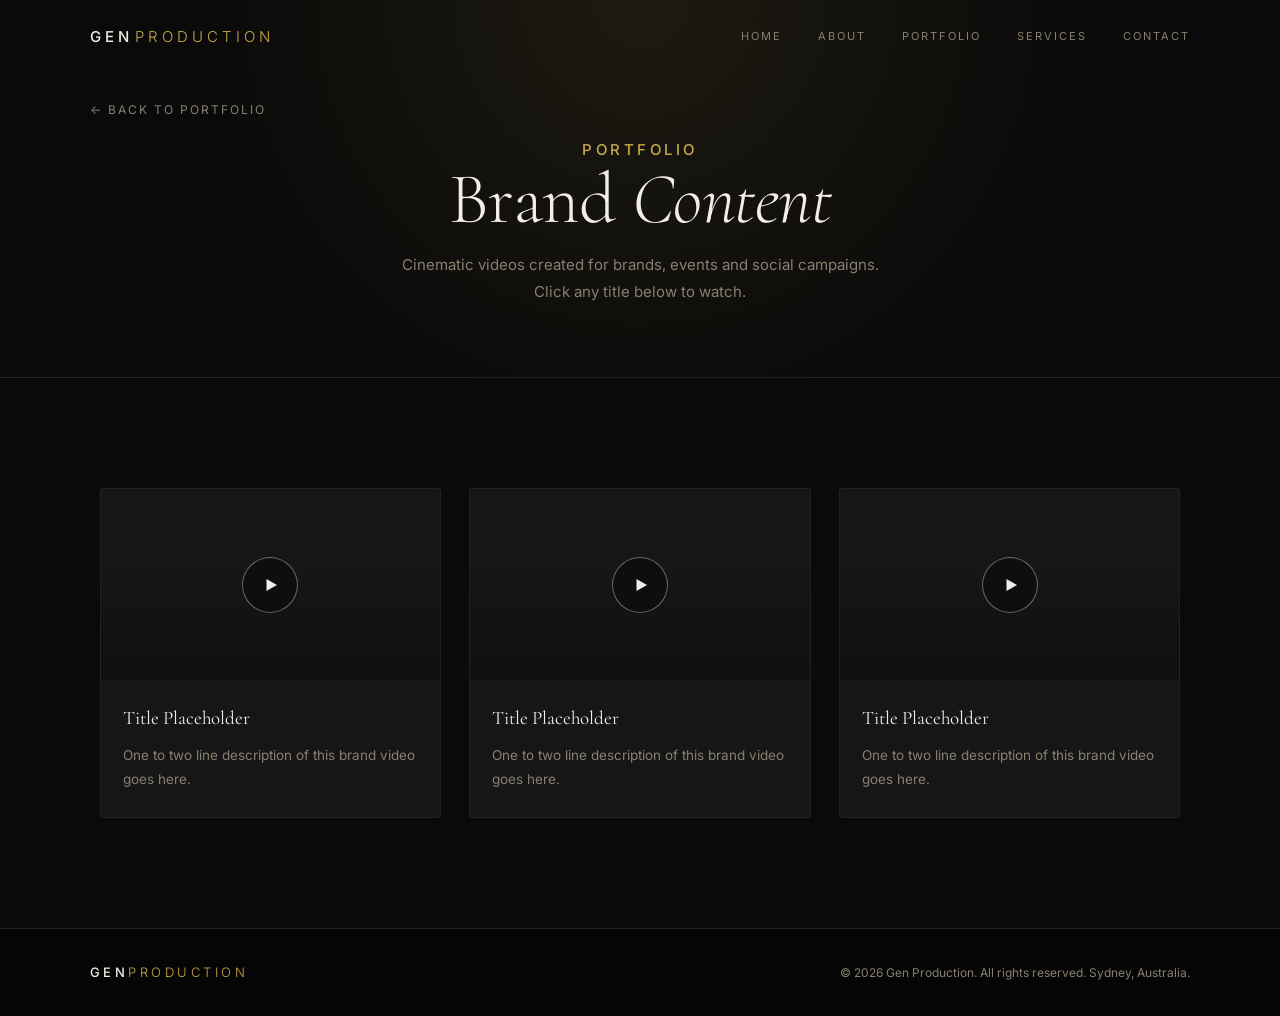
<file: portfolio/brand-content.html>
<!DOCTYPE html>
<html lang="en">
<head>
  <meta charset="UTF-8" />
  <meta name="viewport" content="width=device-width, initial-scale=1.0" />
  <title>Brand Content Portfolio — Gen Production</title>
  <meta name="description" content="Watch Gen Production's brand content and social media video portfolio — cinematic content for businesses and creators in Sydney." />
  <link rel="preconnect" href="https://fonts.googleapis.com" />
  <link rel="preconnect" href="https://fonts.gstatic.com" crossorigin />
  <link href="https://fonts.googleapis.com/css2?family=Cormorant+Garamond:ital,wght@0,300;0,400;0,600;1,300;1,400&family=Inter:wght@300;400;500&display=swap" rel="stylesheet" />
  <link rel="stylesheet" href="../assets/style.css" />
</head>
<body>

  <header class="site-header" id="site-header">
    <a href="../index.html" class="logo">GEN<span>PRODUCTION</span></a>
    <button class="menu-toggle" aria-label="Open menu" aria-expanded="false">
      <span></span><span></span><span></span>
    </button>
    <nav class="nav" id="nav">
      <a href="../index.html#home">Home</a>
      <a href="../index.html#about">About</a>
      <a href="../index.html#portfolio">Portfolio</a>
      <a href="../index.html#services">Services</a>
      <a href="../index.html#contact">Contact</a>
    </nav>
  </header>

  <main>

    <!-- HERO -->
    <section class="pf-hero">
      <a href="../index.html#portfolio" class="pf-back">← Back to Portfolio</a>
      <div class="pf-hero-content reveal-up">
        <p class="eyebrow">Portfolio</p>
        <h1>Brand <em>Content</em></h1>
        <p>Cinematic videos created for brands, events and social campaigns.</p> <p>Click any title below to watch.</p>
      </div>
    </section>

    <div class="pf-body">
      <div class="pf-video-grid">

        <article class="pf-video-card reveal-up" style="--d:0ms" data-youtube-id="REPLACE_WITH_YOUTUBE_ID">
          <div class="pf-video-thumb" style="background-image:url('https://img.youtube.com/vi/REPLACE_WITH_YOUTUBE_ID/hqdefault.jpg');">
            <div class="pf-play-btn">
              <svg viewBox="0 0 24 24" fill="currentColor"><polygon points="6 4 20 12 6 20 6 4"/></svg>
            </div>
          </div>
          <div class="pf-video-info">
            <h3>Title Placeholder</h3>
            <p>One to two line description of this brand video goes here.</p>
          </div>
        </article>

        <article class="pf-video-card reveal-up" style="--d:80ms" data-youtube-id="REPLACE_WITH_YOUTUBE_ID">
          <div class="pf-video-thumb" style="background-image:url('https://img.youtube.com/vi/REPLACE_WITH_YOUTUBE_ID/hqdefault.jpg');">
            <div class="pf-play-btn">
              <svg viewBox="0 0 24 24" fill="currentColor"><polygon points="6 4 20 12 6 20 6 4"/></svg>
            </div>
          </div>
          <div class="pf-video-info">
            <h3>Title Placeholder</h3>
            <p>One to two line description of this brand video goes here.</p>
          </div>
        </article>

        <article class="pf-video-card reveal-up" style="--d:160ms" data-youtube-id="REPLACE_WITH_YOUTUBE_ID">
          <div class="pf-video-thumb" style="background-image:url('https://img.youtube.com/vi/REPLACE_WITH_YOUTUBE_ID/hqdefault.jpg');">
            <div class="pf-play-btn">
              <svg viewBox="0 0 24 24" fill="currentColor"><polygon points="6 4 20 12 6 20 6 4"/></svg>
            </div>
          </div>
          <div class="pf-video-info">
            <h3>Title Placeholder</h3>
            <p>One to two line description of this brand video goes here.</p>
          </div>
        </article>

      </div>
    </div>

  </main>

  <!-- VIDEO MODAL -->
  <div class="pf-modal" id="pf-modal">
    <div class="pf-modal-inner"></div>
  </div>

  <footer class="site-footer">
    <div class="footer-inner">
      <a href="../index.html" class="footer-logo">GEN<span>PRODUCTION</span></a>
      <p class="footer-copy">© 2026 Gen Production. All rights reserved. Sydney, Australia.</p>
    </div>
  </footer>

  <script src="../assets/script.js"></script>
</body>
</html>
</file>
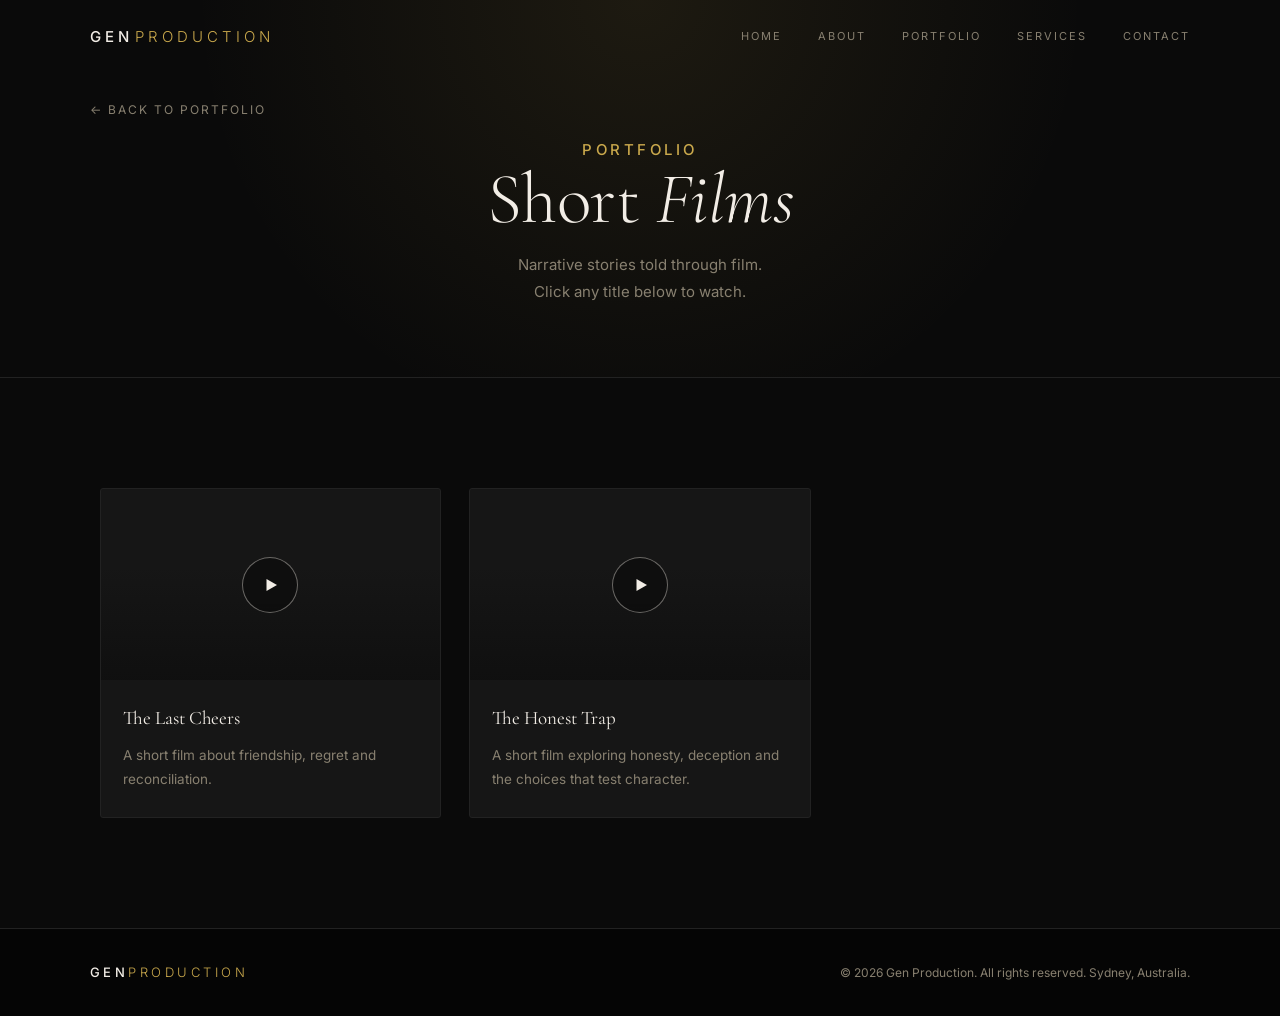
<file: portfolio/short-film.html>
<!DOCTYPE html>
<html lang="en">
<head>
  <meta charset="UTF-8" />
  <meta name="viewport" content="width=device-width, initial-scale=1.0" />
  <title>Short Films — Gen Production</title>
  <meta name="description" content="Watch Gen Production's short film portfolio — narrative storytelling shot and produced in Sydney." />
  <link rel="preconnect" href="https://fonts.googleapis.com" />
  <link rel="preconnect" href="https://fonts.gstatic.com" crossorigin />
  <link href="https://fonts.googleapis.com/css2?family=Cormorant+Garamond:ital,wght@0,300;0,400;0,600;1,300;1,400&family=Inter:wght@300;400;500&display=swap" rel="stylesheet" />
  <link rel="stylesheet" href="../assets/style.css" />
</head>
<body>

  <header class="site-header" id="site-header">
    <a href="../index.html" class="logo">GEN<span>PRODUCTION</span></a>
    <button class="menu-toggle" aria-label="Open menu" aria-expanded="false">
      <span></span><span></span><span></span>
    </button>
    <nav class="nav" id="nav">
      <a href="../index.html#home">Home</a>
      <a href="../index.html#about">About</a>
      <a href="../index.html#portfolio">Portfolio</a>
      <a href="../index.html#services">Services</a>
      <a href="../index.html#contact">Contact</a>
    </nav>
  </header>

  <main>

    <!-- HERO -->
    <section class="pf-hero">
      <a href="../index.html#portfolio" class="pf-back">← Back to Portfolio</a>
      <div class="pf-hero-content reveal-up">
        <p class="eyebrow">Portfolio</p>
        <h1>Short <em>Films</em></h1>
        <p>Narrative stories told through film.</p><p> <p> Click any title below to watch.</p>
      </div>
    </section>

    <div class="pf-body">
      <div class="pf-video-grid">

        <article class="pf-video-card reveal-up" style="--d:0ms" data-youtube-id="9u_FqN1Ocnc">
          <div class="pf-video-thumb" style="background-image:url('https://img.youtube.com/vi/9u_FqN1Ocnc/hqdefault.jpg');">
            <div class="pf-play-btn">
              <svg viewBox="0 0 24 24" fill="currentColor"><polygon points="6 4 20 12 6 20 6 4"/></svg>
            </div>
          </div>
          <div class="pf-video-info">
            <h3>The Last Cheers</h3>
            <p>A short film about friendship, regret and reconciliation.</p>
          </div>
        </article>

        <article class="pf-video-card reveal-up" style="--d:80ms" data-youtube-id="02NTgG7iajo">
          <div class="pf-video-thumb" style="background-image:url('https://img.youtube.com/vi/02NTgG7iajo/hqdefault.jpg');">
            <div class="pf-play-btn">
              <svg viewBox="0 0 24 24" fill="currentColor"><polygon points="6 4 20 12 6 20 6 4"/></svg>
            </div>
          </div>
          <div class="pf-video-info">
            <h3>The Honest Trap</h3>
            <p>A short film exploring honesty, deception and the choices that test character.</p>
          </div>
        </article>

      </div>
    </div>

  </main>

  <!-- VIDEO MODAL -->
  <div class="pf-modal" id="pf-modal">
    <div class="pf-modal-inner"></div>
  </div>

  <footer class="site-footer">
    <div class="footer-inner">
      <a href="../index.html" class="footer-logo">GEN<span>PRODUCTION</span></a>
      <p class="footer-copy">© 2026 Gen Production. All rights reserved. Sydney, Australia.</p>
    </div>
  </footer>

  <script src="../assets/script.js"></script>
</body>
</html>
</file>
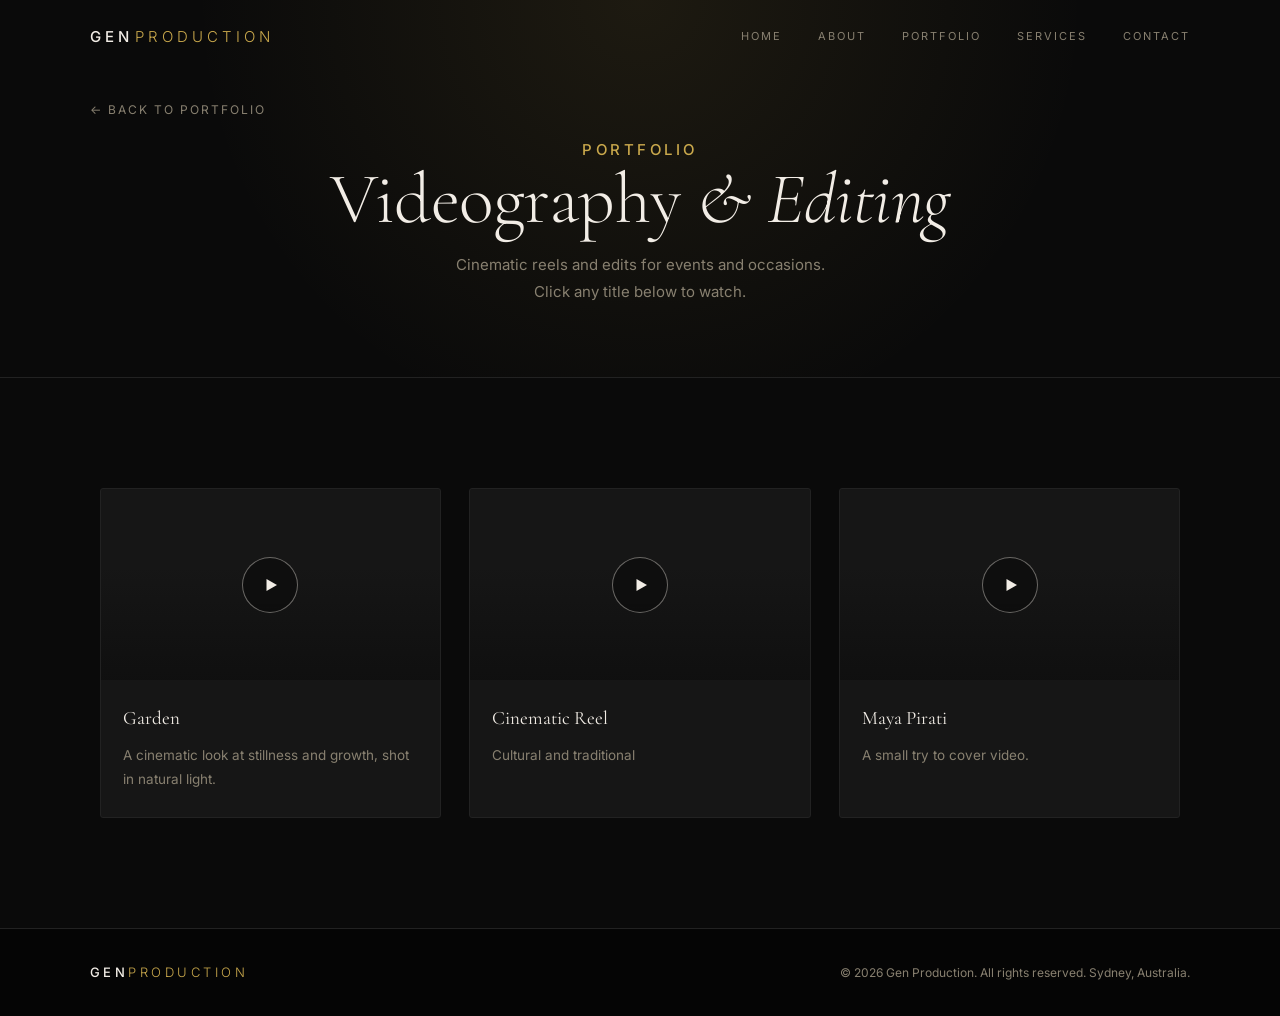
<file: portfolio/videography-editing.html>
<!DOCTYPE html>
<html lang="en">
<head>
  <meta charset="UTF-8" />
  <meta name="viewport" content="width=device-width, initial-scale=1.0" />
  <title>Videography & Editing Portfolio — Gen Production</title>
  <meta name="description" content="Watch Gen Production's videography and editing portfolio — cinematic event coverage, edits and colour grading from Sydney." />
  <link rel="preconnect" href="https://fonts.googleapis.com" />
  <link rel="preconnect" href="https://fonts.gstatic.com" crossorigin />
  <link href="https://fonts.googleapis.com/css2?family=Cormorant+Garamond:ital,wght@0,300;0,400;0,600;1,300;1,400&family=Inter:wght@300;400;500&display=swap" rel="stylesheet" />
  <link rel="stylesheet" href="../assets/style.css" />
</head>
<body>

  <header class="site-header" id="site-header">
    <a href="../index.html" class="logo">GEN<span>PRODUCTION</span></a>
    <button class="menu-toggle" aria-label="Open menu" aria-expanded="false">
      <span></span><span></span><span></span>
    </button>
    <nav class="nav" id="nav">
      <a href="../index.html#home">Home</a>
      <a href="../index.html#about">About</a>
      <a href="../index.html#portfolio">Portfolio</a>
      <a href="../index.html#services">Services</a>
      <a href="../index.html#contact">Contact</a>
    </nav>
  </header>

  <main>

    <!-- HERO -->
    <section class="pf-hero">
      <a href="../index.html#portfolio" class="pf-back">← Back to Portfolio</a>
      <div class="pf-hero-content reveal-up">
        <p class="eyebrow">Portfolio</p>
        <h1>Videography <em>&amp; Editing</em></h1>
        <p>Cinematic reels and edits for events and occasions.</p> <p> Click any title below to watch.</p>
      </div>
    </section>

    <div class="pf-body">
      <div class="pf-video-grid">

        <article class="pf-video-card reveal-up" style="--d:0ms" data-youtube-id="3K1MIFTAaUM">
          <div class="pf-video-thumb" style="background-image:url('https://img.youtube.com/vi/3K1MIFTAaUM/hqdefault.jpg');">
            <div class="pf-play-btn">
              <svg viewBox="0 0 24 24" fill="currentColor"><polygon points="6 4 20 12 6 20 6 4"/></svg>
            </div>
          </div>
          <div class="pf-video-info">
            <h3>Garden</h3>
            <p>A cinematic look at stillness and growth, shot in natural light.</p>
          </div>
        </article>

        <article class="pf-video-card reveal-up" style="--d:80ms" data-youtube-id="Vc7qv2SOSFo">
    <div class="pf-video-thumb" style="background-image:url('https://img.youtube.com/vi/Vc7qv2SOSFo/maxresdefault.jpg');">
        <div class="pf-play-btn">
            <svg viewBox="0 0 24 24" fill="currentColor">
                <polygon points="6 4 20 12 6 20 6 4"></polygon>
            </svg>
        </div>
    </div>

    <div class="pf-video-info">
        <h3>Cinematic Reel</h3>
        <p>Cultural and traditional</p>
    </div>
</article>

        <article class="pf-video-card reveal-up" style="--d:160ms" data-youtube-id="t6oMBSG6rbo">
          <div class="pf-video-thumb" style="background-image:url(https://youtu.be/t6oMBSG6rbo/maxresdefault.jpg');">
            <div class="pf-play-btn">
              <svg viewBox="0 0 24 24" fill="currentColor"><polygon points="6 4 20 12 6 20 6 4"/></svg>
            </div>
          </div>
          <div class="pf-video-info">
            <h3>Maya Pirati</h3>
            <p>A small try to cover video.</p>
          </div>
        </article>

      </div>
    </div>

  </main>

  <!-- VIDEO MODAL -->
  <div class="pf-modal" id="pf-modal">
    <div class="pf-modal-inner"></div>
  </div>

  <footer class="site-footer">
    <div class="footer-inner">
      <a href="../index.html" class="footer-logo">GEN<span>PRODUCTION</span></a>
      <p class="footer-copy">© 2026 Gen Production. All rights reserved. Sydney, Australia.</p>
    </div>
  </footer>

  <script src="../assets/script.js"></script>
</body>
</html>
</file>
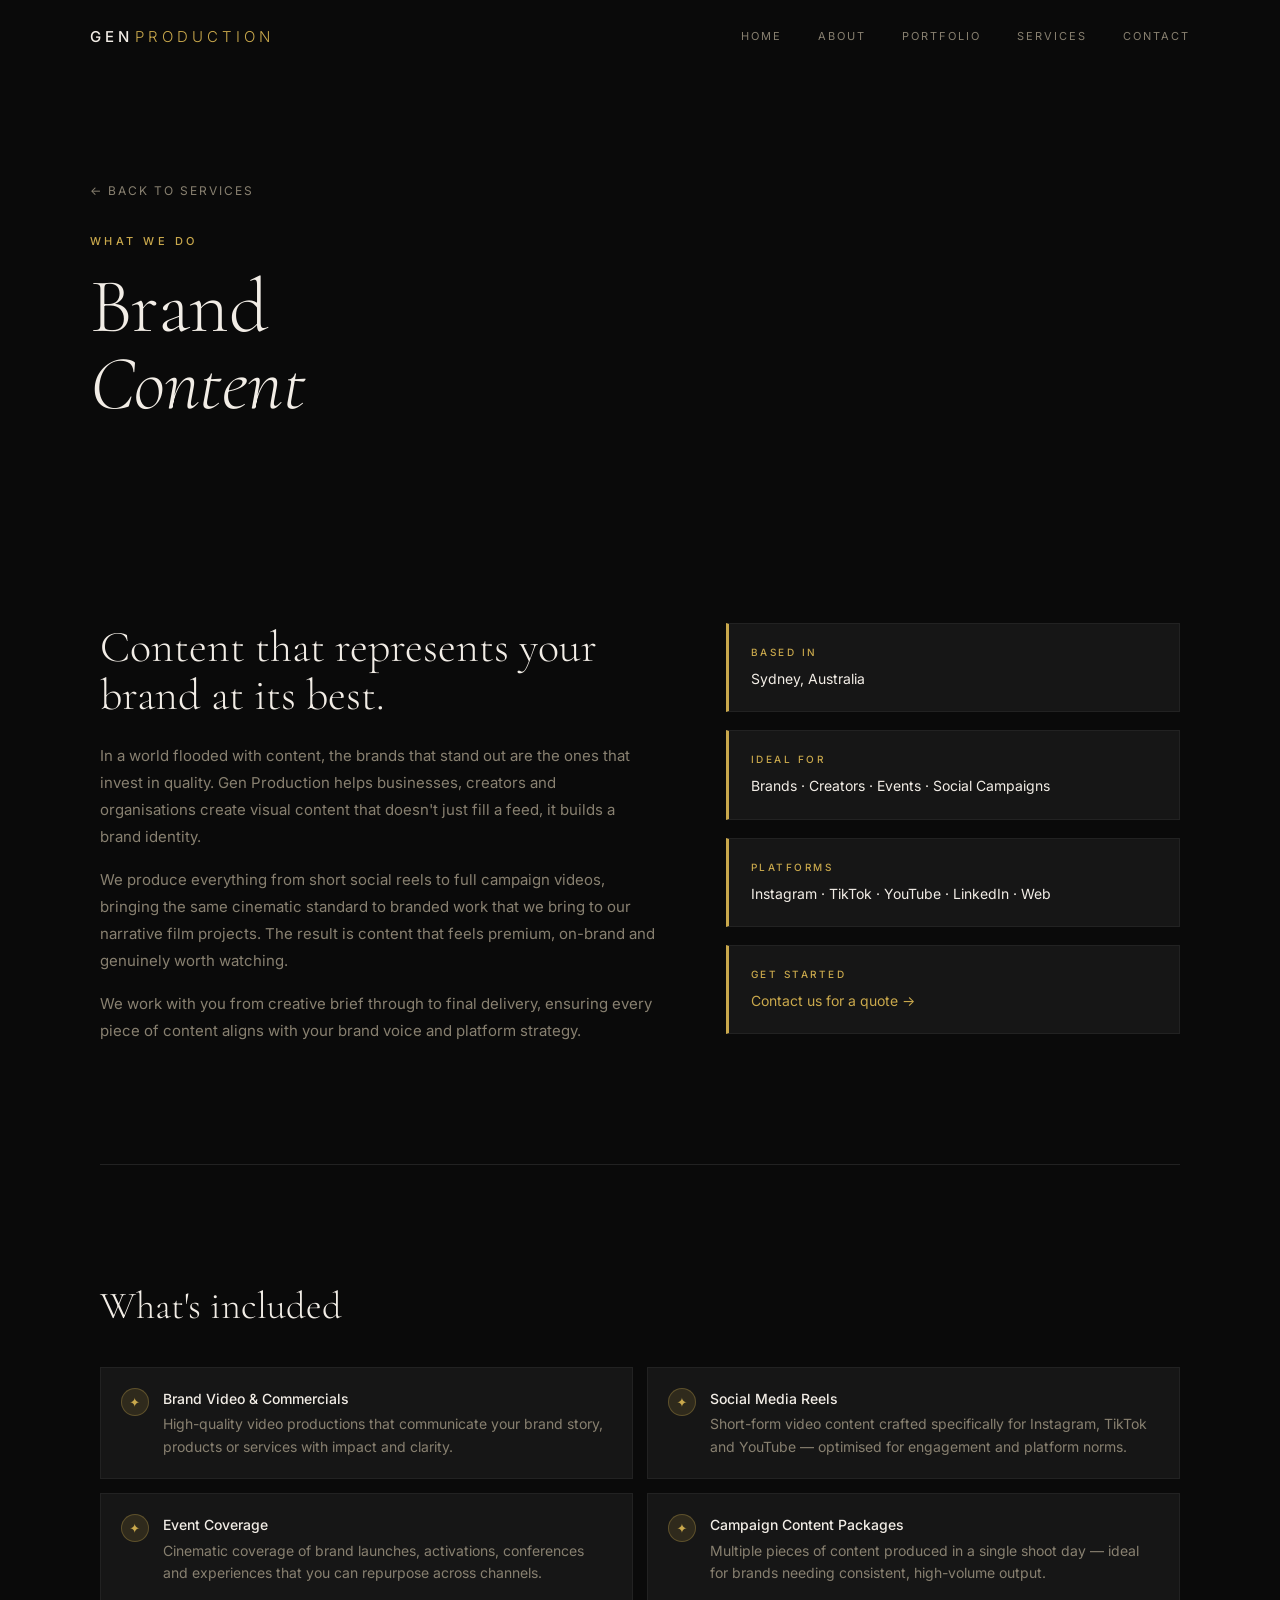
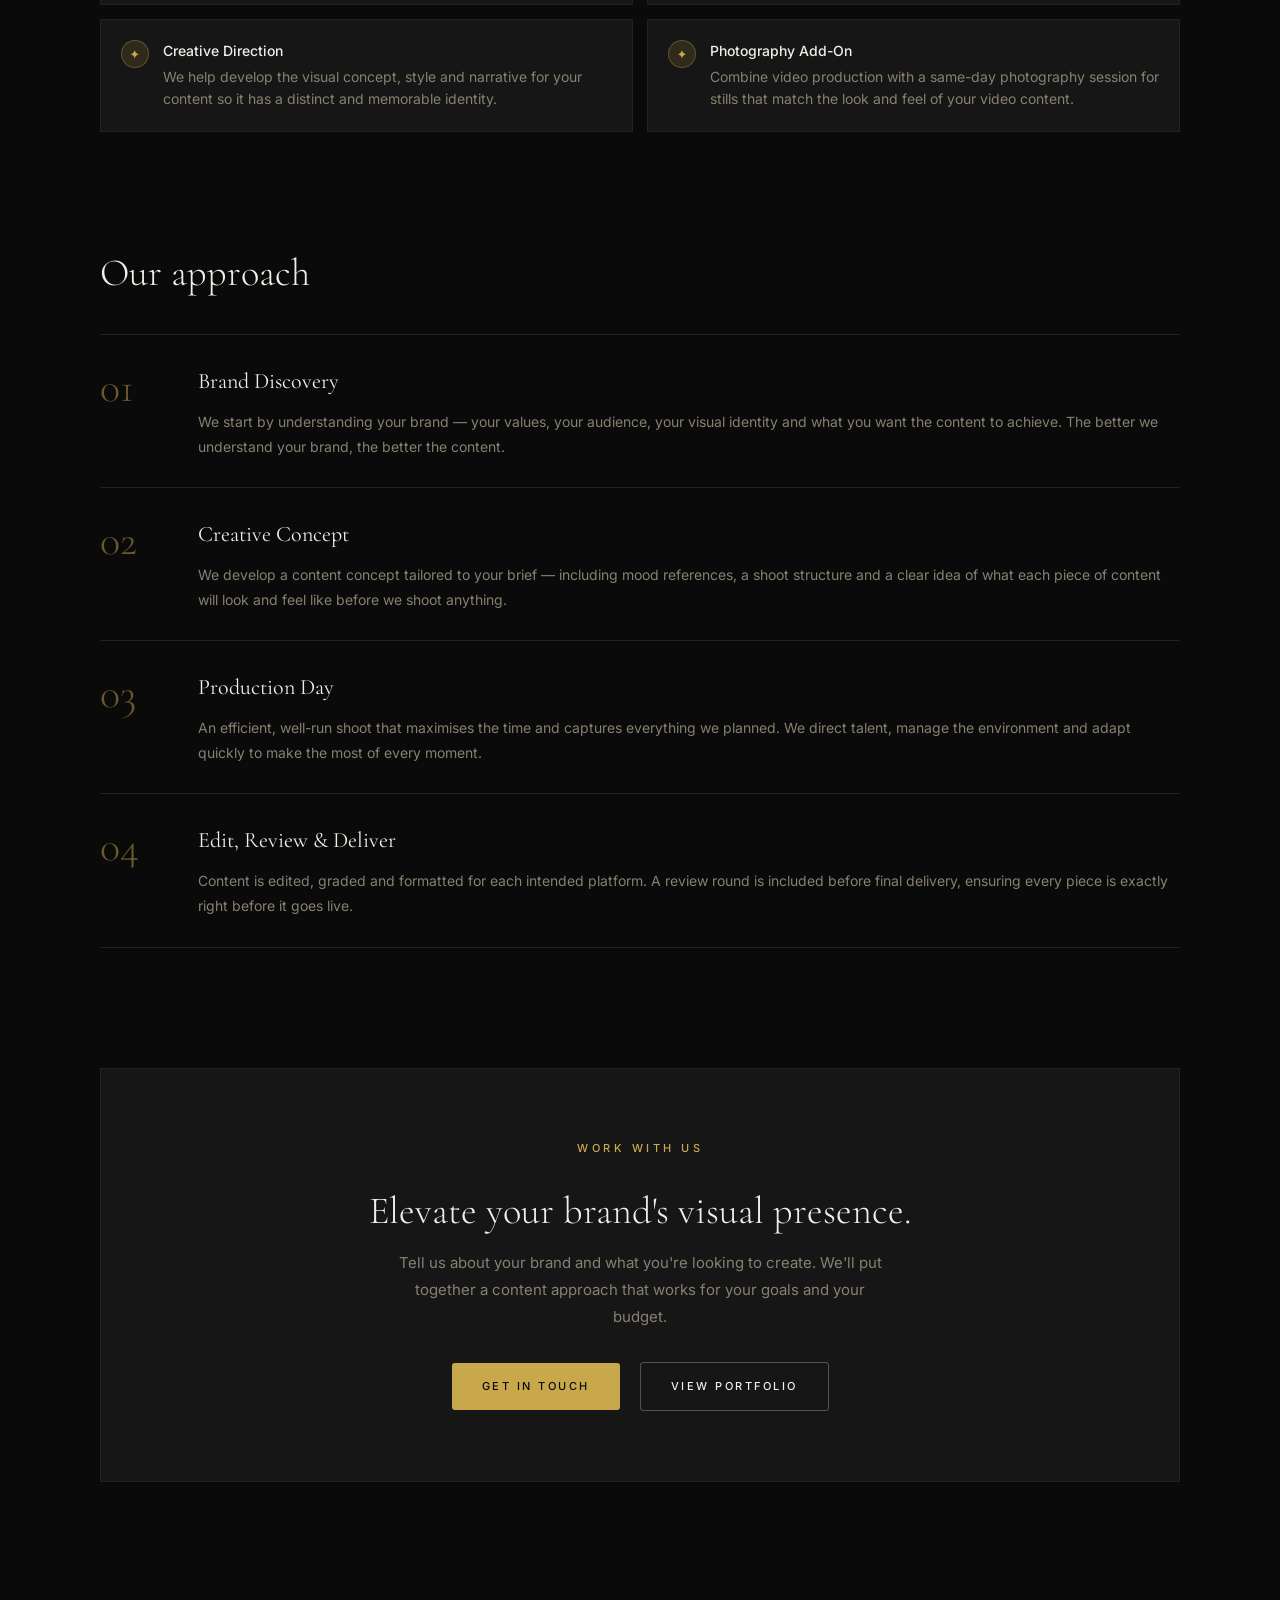
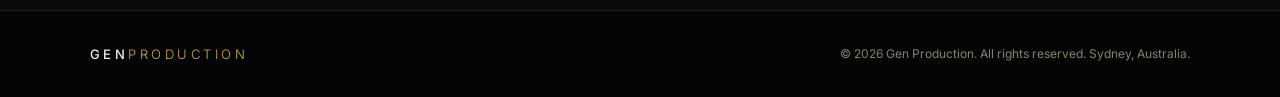
<file: services/brand-content.html>
<!DOCTYPE html>
<html lang="en">
<head>
  <meta charset="UTF-8" />
  <meta name="viewport" content="width=device-width, initial-scale=1.0" />
  <title>Brand Content — Gen Production</title>
  <meta name="description" content="Gen Production creates cinematic brand content, social media videos and creative campaigns for businesses and creators in Sydney." />
  <link rel="preconnect" href="https://fonts.googleapis.com" />
  <link rel="preconnect" href="https://fonts.gstatic.com" crossorigin />
  <link href="https://fonts.googleapis.com/css2?family=Cormorant+Garamond:ital,wght@0,300;0,400;0,600;1,300;1,400&family=Inter:wght@300;400;500&display=swap" rel="stylesheet" />
  <link rel="stylesheet" href="../assets/style.css" />
</head>
<body>

  <header class="site-header" id="site-header">
    <a href="../index.html" class="logo">GEN<span>PRODUCTION</span></a>
    <button class="menu-toggle" aria-label="Open menu" aria-expanded="false">
      <span></span><span></span><span></span>
    </button>
    <nav class="nav" id="nav">
      <a href="../index.html#home">Home</a>
      <a href="../index.html#about">About</a>
      <a href="../index.html#portfolio">Portfolio</a>
      <a href="../index.html#services">Services</a>
      <a href="../index.html#contact">Contact</a>
    </nav>
  </header>

  <main>

    <!-- HERO -->
    <section class="sp-hero">
      <div class="sp-hero-bg" style="background-image: url('https://images.unsplash.com/photo-1516035069371-29a1b244cc32?auto=format&fit=crop&w=1800&q=80');"></div>
      <div class="sp-hero-overlay"></div>
      <div class="sp-hero-content reveal-up">
        <a href="../index.html#services" class="sp-back">← Back to Services</a>
        <p class="eyebrow">What We Do</p>
        <h1>Brand<br><em>Content</em></h1>
      </div>
    </section>

    <div class="sp-body">

      <!-- INTRO -->
      <div class="sp-intro">
        <div class="sp-intro-text reveal-up">
          <h2>Content that represents your brand at its best.</h2>
          <p>In a world flooded with content, the brands that stand out are the ones that invest in quality. Gen Production helps businesses, creators and organisations create visual content that doesn't just fill a feed, it builds a brand identity.</p>
          <p>We produce everything from short social reels to full campaign videos, bringing the same cinematic standard to branded work that we bring to our narrative film projects. The result is content that feels premium, on-brand and genuinely worth watching.</p>
          <p>We work with you from creative brief through to final delivery, ensuring every piece of content aligns with your brand voice and platform strategy.</p>
        </div>
        <div class="sp-meta reveal-up" style="--d:150ms">
          <div class="sp-meta-item">
            <div class="sp-meta-label">Based In</div>
            <div class="sp-meta-value">Sydney, Australia</div>
          </div>
          <div class="sp-meta-item">
            <div class="sp-meta-label">Ideal For</div>
            <div class="sp-meta-value">Brands · Creators · Events · Social Campaigns</div>
          </div>
          <div class="sp-meta-item">
            <div class="sp-meta-label">Platforms</div>
            <div class="sp-meta-value">Instagram · TikTok · YouTube · LinkedIn · Web</div>
          </div>
          <div class="sp-meta-item">
            <div class="sp-meta-label">Get Started</div>
            <div class="sp-meta-value"><a href="../index.html#contact" style="color:var(--gold)">Contact us for a quote →</a></div>
          </div>
        </div>
      </div>

      <!-- WHAT'S INCLUDED -->
      <div class="sp-what reveal-up">
        <h2>What's included</h2>
        <div class="sp-checklist">
          <div class="sp-check">
            <div class="sp-check-icon">✦</div>
            <div class="sp-check-text"><strong>Brand Video & Commercials</strong>High-quality video productions that communicate your brand story, products or services with impact and clarity.</div>
          </div>
          <div class="sp-check">
            <div class="sp-check-icon">✦</div>
            <div class="sp-check-text"><strong>Social Media Reels</strong>Short-form video content crafted specifically for Instagram, TikTok and YouTube — optimised for engagement and platform norms.</div>
          </div>
          <div class="sp-check">
            <div class="sp-check-icon">✦</div>
            <div class="sp-check-text"><strong>Event Coverage</strong>Cinematic coverage of brand launches, activations, conferences and experiences that you can repurpose across channels.</div>
          </div>
          <div class="sp-check">
            <div class="sp-check-icon">✦</div>
            <div class="sp-check-text"><strong>Campaign Content Packages</strong>Multiple pieces of content produced in a single shoot day — ideal for brands needing consistent, high-volume output.</div>
          </div>
          <div class="sp-check">
            <div class="sp-check-icon">✦</div>
            <div class="sp-check-text"><strong>Creative Direction</strong>We help develop the visual concept, style and narrative for your content so it has a distinct and memorable identity.</div>
          </div>
          <div class="sp-check">
            <div class="sp-check-icon">✦</div>
            <div class="sp-check-text"><strong>Photography Add-On</strong>Combine video production with a same-day photography session for stills that match the look and feel of your video content.</div>
          </div>
        </div>
      </div>

      <!-- PROCESS -->
      <div class="sp-process reveal-up">
        <h2>Our approach</h2>
        <div class="sp-steps">
          <div class="sp-step">
            <div class="sp-step-num">01</div>
            <div class="sp-step-body">
              <h4>Brand Discovery</h4>
              <p>We start by understanding your brand — your values, your audience, your visual identity and what you want the content to achieve. The better we understand your brand, the better the content.</p>
            </div>
          </div>
          <div class="sp-step">
            <div class="sp-step-num">02</div>
            <div class="sp-step-body">
              <h4>Creative Concept</h4>
              <p>We develop a content concept tailored to your brief — including mood references, a shoot structure and a clear idea of what each piece of content will look and feel like before we shoot anything.</p>
            </div>
          </div>
          <div class="sp-step">
            <div class="sp-step-num">03</div>
            <div class="sp-step-body">
              <h4>Production Day</h4>
              <p>An efficient, well-run shoot that maximises the time and captures everything we planned. We direct talent, manage the environment and adapt quickly to make the most of every moment.</p>
            </div>
          </div>
          <div class="sp-step">
            <div class="sp-step-num">04</div>
            <div class="sp-step-body">
              <h4>Edit, Review & Deliver</h4>
              <p>Content is edited, graded and formatted for each intended platform. A review round is included before final delivery, ensuring every piece is exactly right before it goes live.</p>
            </div>
          </div>
        </div>
      </div>

      <!-- CTA -->
      <div class="sp-cta reveal-up">
        <p class="eyebrow">Work with us</p>
        <h2>Elevate your brand's visual presence.</h2>
        <p>Tell us about your brand and what you're looking to create. We'll put together a content approach that works for your goals and your budget.</p>
        <a href="../index.html#contact" class="btn primary">Get in Touch</a>
        <a href="../portfolio/brand-content.html" class="btn ghost">View Portfolio</a>
      </div>

    </div>
  </main>

  <footer class="site-footer">
    <div class="footer-inner">
      <a href="../index.html" class="footer-logo">GEN<span>PRODUCTION</span></a>
      <p class="footer-copy">© 2026 Gen Production. All rights reserved. Sydney, Australia.</p>
    </div>
  </footer>

  <script src="../assets/script.js"></script>
</body>
</html>
</file>
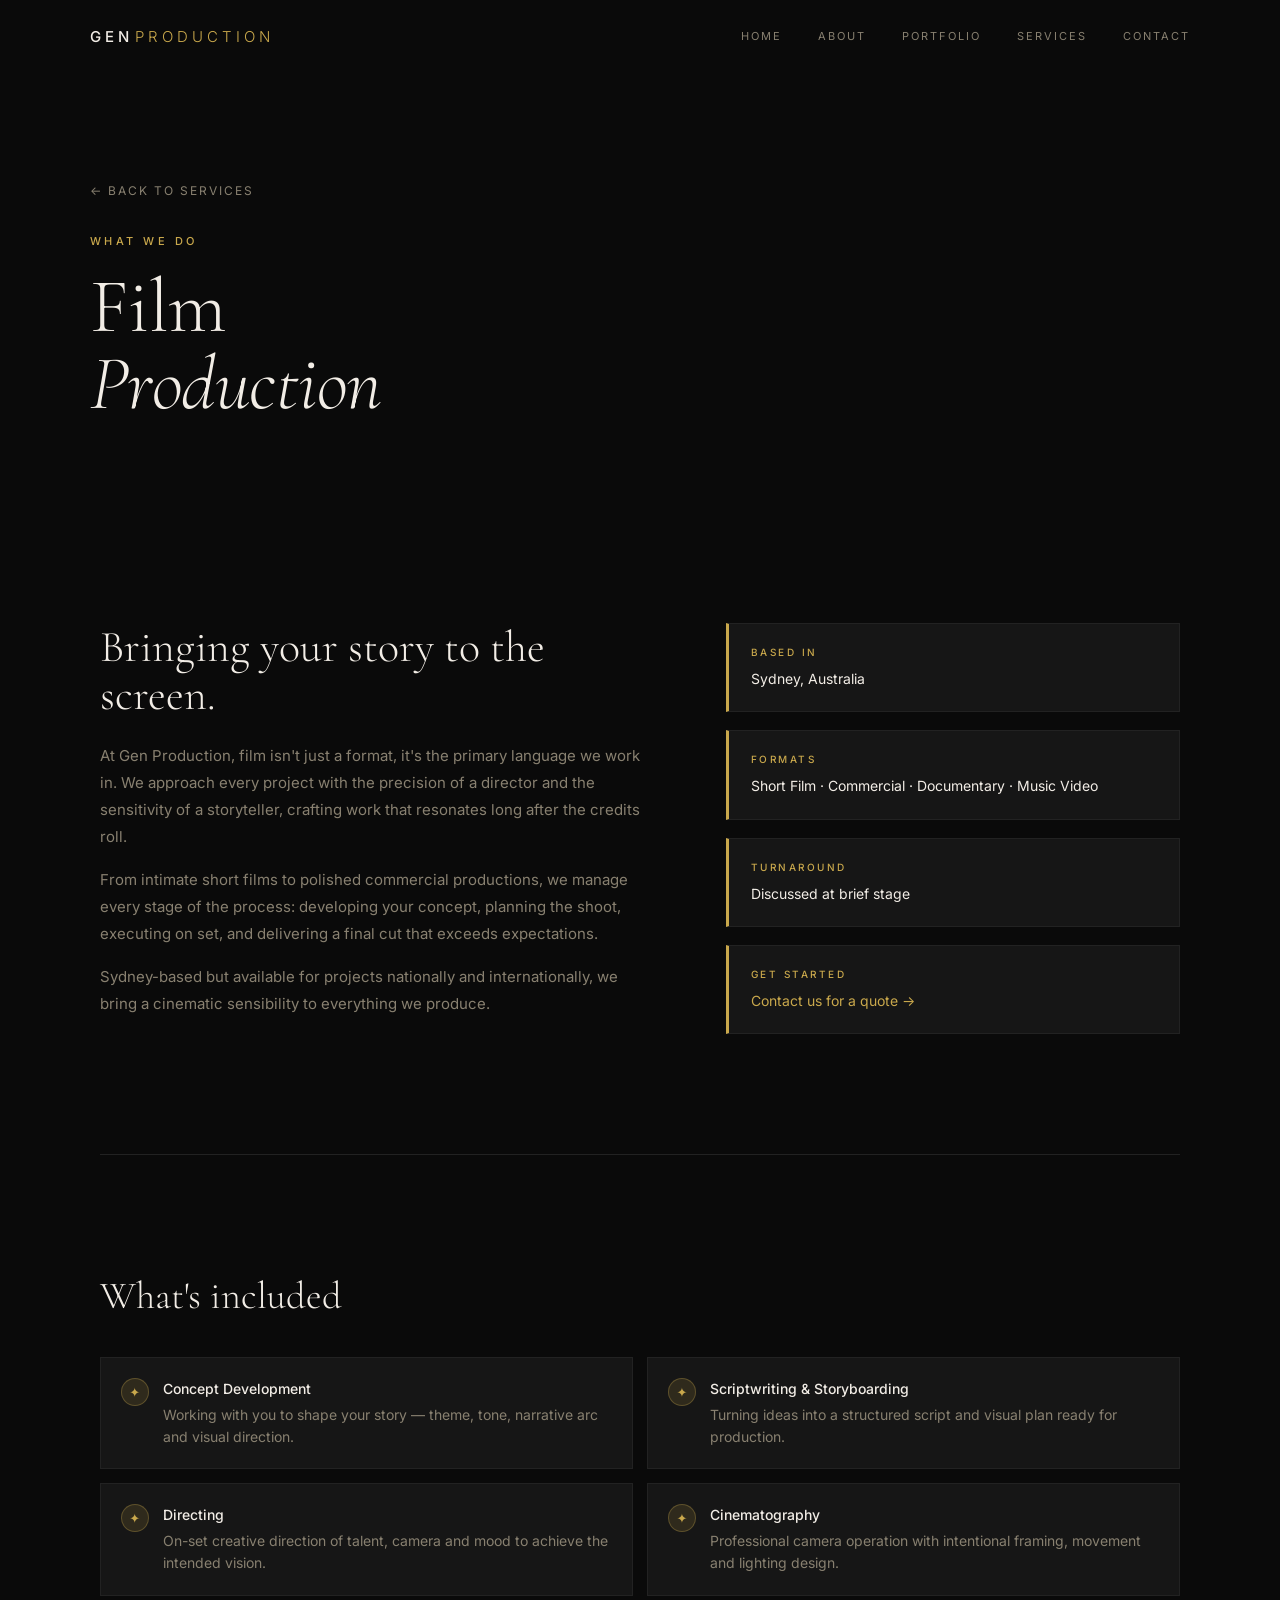
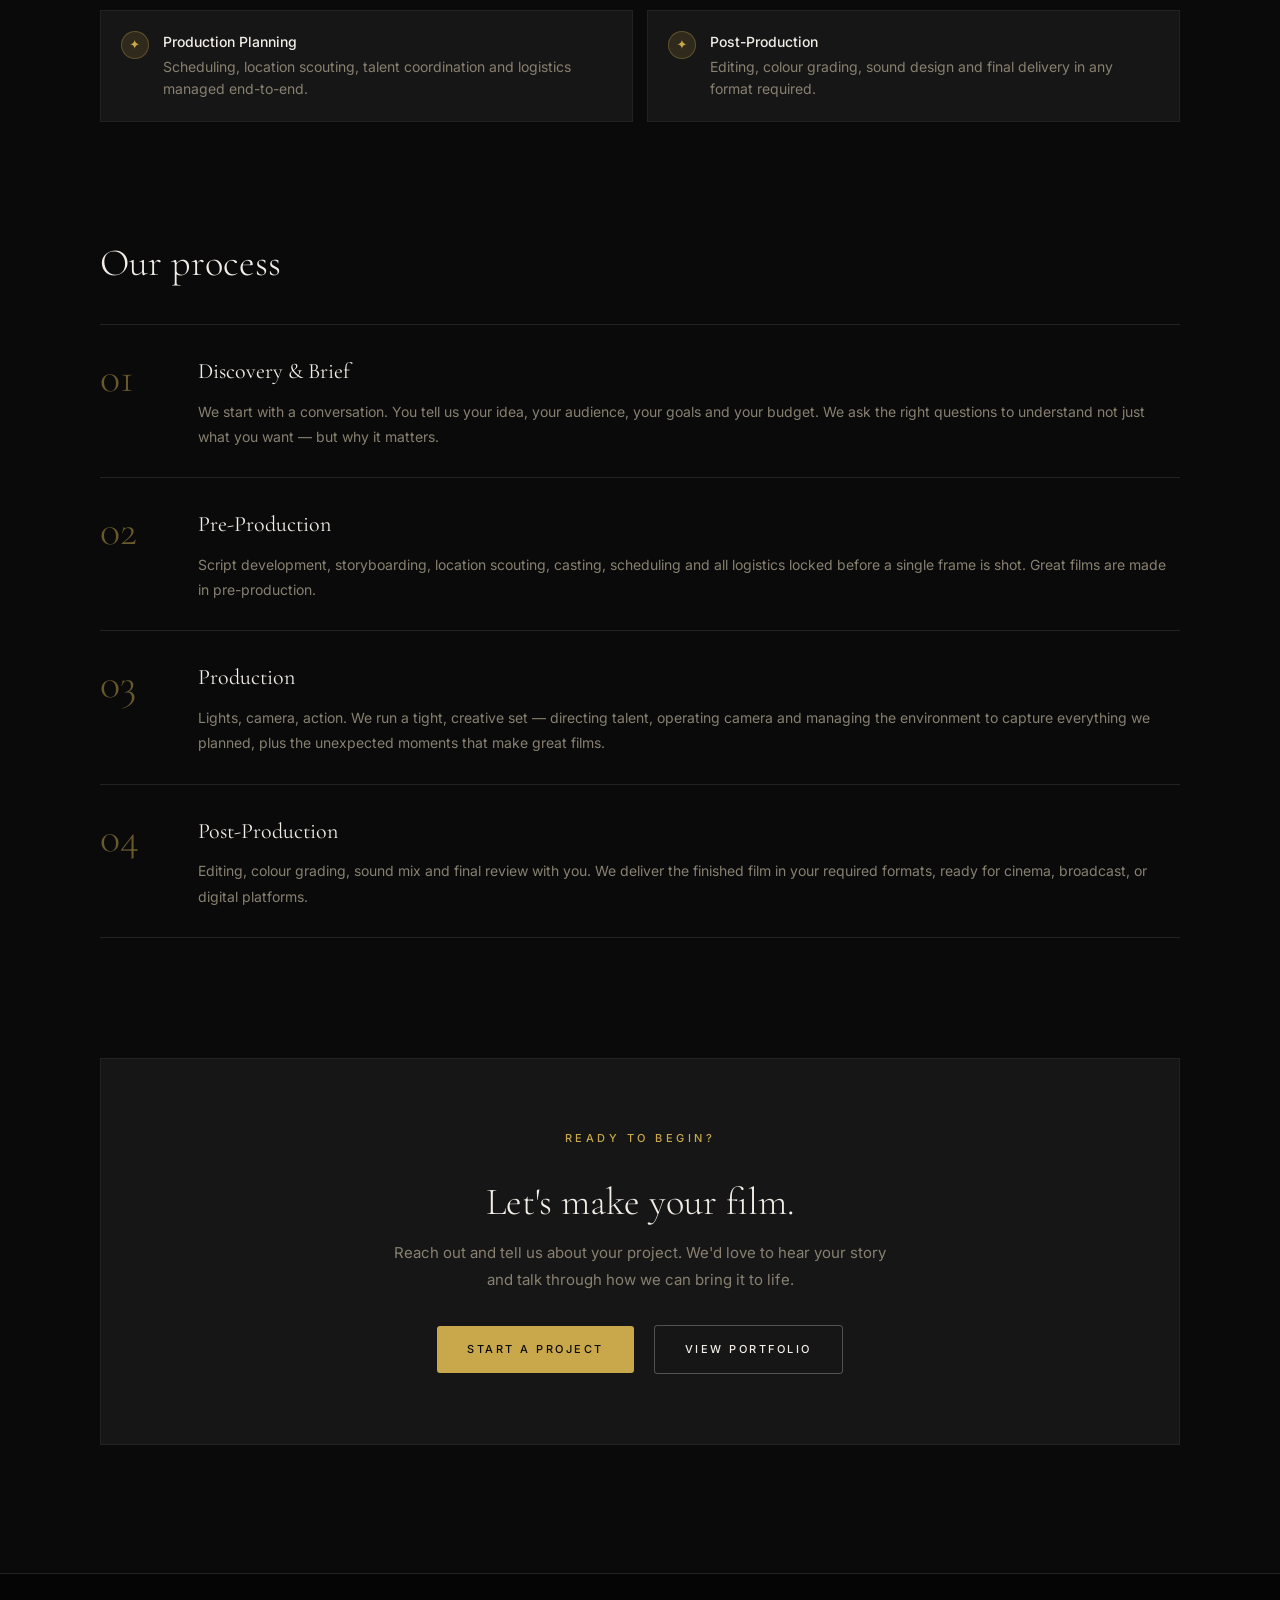
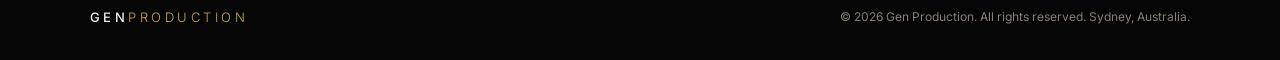
<file: services/film-production.html>
<!DOCTYPE html>
<html lang="en">
<head>
  <meta charset="UTF-8" />
  <meta name="viewport" content="width=device-width, initial-scale=1.0" />
  <title>Film Production — Gen Production</title>
  <meta name="description" content="Gen Production offers professional film production services including short films, directing, cinematography and full production planning in Sydney." />
  <link rel="preconnect" href="https://fonts.googleapis.com" />
  <link rel="preconnect" href="https://fonts.gstatic.com" crossorigin />
  <link href="https://fonts.googleapis.com/css2?family=Cormorant+Garamond:ital,wght@0,300;0,400;0,600;1,300;1,400&family=Inter:wght@300;400;500&display=swap" rel="stylesheet" />
  <link rel="stylesheet" href="../assets/style.css" />
</head>
<body>

  <header class="site-header" id="site-header">
    <a href="../index.html" class="logo">GEN<span>PRODUCTION</span></a>
    <button class="menu-toggle" aria-label="Open menu" aria-expanded="false">
      <span></span><span></span><span></span>
    </button>
    <nav class="nav" id="nav">
      <a href="../index.html#home">Home</a>
      <a href="../index.html#about">About</a>
      <a href="../index.html#portfolio">Portfolio</a>
      <a href="../index.html#services">Services</a>
      <a href="../index.html#contact">Contact</a>
    </nav>
  </header>

  <main>

    <!-- HERO -->
    <section class="sp-hero">
      <div class="sp-hero-bg" style="background-image: url('https://images.unsplash.com/photo-1500530855697-b586d89ba3ee?auto=format&fit=crop&w=1800&q=80');"></div>
      <div class="sp-hero-overlay"></div>
      <div class="sp-hero-content reveal-up">
        <a href="../index.html#services" class="sp-back">← Back to Services</a>
        <p class="eyebrow">What We Do</p>
        <h1>Film<br><em>Production</em></h1>
      </div>
    </section>

    <div class="sp-body">

      <!-- INTRO -->
      <div class="sp-intro">
        <div class="sp-intro-text reveal-up">
          <h2>Bringing your story to the screen.</h2>
          <p>At Gen Production, film isn't just a format, it's the primary language we work in. We approach every project with the precision of a director and the sensitivity of a storyteller, crafting work that resonates long after the credits roll.</p>
          <p>From intimate short films to polished commercial productions, we manage every stage of the process: developing your concept, planning the shoot, executing on set, and delivering a final cut that exceeds expectations.</p>
          <p>Sydney-based but available for projects nationally and internationally, we bring a cinematic sensibility to everything we produce.</p>
        </div>
        <div class="sp-meta reveal-up" style="--d:150ms">
          <div class="sp-meta-item">
            <div class="sp-meta-label">Based In</div>
            <div class="sp-meta-value">Sydney, Australia</div>
          </div>
          <div class="sp-meta-item">
            <div class="sp-meta-label">Formats</div>
            <div class="sp-meta-value">Short Film · Commercial · Documentary · Music Video</div>
          </div>
          <div class="sp-meta-item">
            <div class="sp-meta-label">Turnaround</div>
            <div class="sp-meta-value">Discussed at brief stage</div>
          </div>
          <div class="sp-meta-item">
            <div class="sp-meta-label">Get Started</div>
            <div class="sp-meta-value"><a href="../index.html#contact" style="color:var(--gold)">Contact us for a quote →</a></div>
          </div>
        </div>
      </div>

      <!-- WHAT'S INCLUDED -->
      <div class="sp-what reveal-up">
        <h2>What's included</h2>
        <div class="sp-checklist">
          <div class="sp-check">
            <div class="sp-check-icon">✦</div>
            <div class="sp-check-text"><strong>Concept Development</strong>Working with you to shape your story — theme, tone, narrative arc and visual direction.</div>
          </div>
          <div class="sp-check">
            <div class="sp-check-icon">✦</div>
            <div class="sp-check-text"><strong>Scriptwriting & Storyboarding</strong>Turning ideas into a structured script and visual plan ready for production.</div>
          </div>
          <div class="sp-check">
            <div class="sp-check-icon">✦</div>
            <div class="sp-check-text"><strong>Directing</strong>On-set creative direction of talent, camera and mood to achieve the intended vision.</div>
          </div>
          <div class="sp-check">
            <div class="sp-check-icon">✦</div>
            <div class="sp-check-text"><strong>Cinematography</strong>Professional camera operation with intentional framing, movement and lighting design.</div>
          </div>
          <div class="sp-check">
            <div class="sp-check-icon">✦</div>
            <div class="sp-check-text"><strong>Production Planning</strong>Scheduling, location scouting, talent coordination and logistics managed end-to-end.</div>
          </div>
          <div class="sp-check">
            <div class="sp-check-icon">✦</div>
            <div class="sp-check-text"><strong>Post-Production</strong>Editing, colour grading, sound design and final delivery in any format required.</div>
          </div>
        </div>
      </div>

      <!-- PROCESS -->
      <div class="sp-process reveal-up">
        <h2>Our process</h2>
        <div class="sp-steps">
          <div class="sp-step">
            <div class="sp-step-num">01</div>
            <div class="sp-step-body">
              <h4>Discovery & Brief</h4>
              <p>We start with a conversation. You tell us your idea, your audience, your goals and your budget. We ask the right questions to understand not just what you want — but why it matters.</p>
            </div>
          </div>
          <div class="sp-step">
            <div class="sp-step-num">02</div>
            <div class="sp-step-body">
              <h4>Pre-Production</h4>
              <p>Script development, storyboarding, location scouting, casting, scheduling and all logistics locked before a single frame is shot. Great films are made in pre-production.</p>
            </div>
          </div>
          <div class="sp-step">
            <div class="sp-step-num">03</div>
            <div class="sp-step-body">
              <h4>Production</h4>
              <p>Lights, camera, action. We run a tight, creative set — directing talent, operating camera and managing the environment to capture everything we planned, plus the unexpected moments that make great films.</p>
            </div>
          </div>
          <div class="sp-step">
            <div class="sp-step-num">04</div>
            <div class="sp-step-body">
              <h4>Post-Production</h4>
              <p>Editing, colour grading, sound mix and final review with you. We deliver the finished film in your required formats, ready for cinema, broadcast, or digital platforms.</p>
            </div>
          </div>
        </div>
      </div>

      <!-- CTA -->
      <div class="sp-cta reveal-up">
        <p class="eyebrow">Ready to begin?</p>
        <h2>Let's make your film.</h2>
        <p>Reach out and tell us about your project. We'd love to hear your story and talk through how we can bring it to life.</p>
        <a href="../index.html#contact" class="btn primary">Start a Project</a>
        <a href="../portfolio/short-film.html" class="btn ghost">View Portfolio</a>
      </div>

    </div>
  </main>

  <footer class="site-footer">
    <div class="footer-inner">
      <a href="../index.html" class="footer-logo">GEN<span>PRODUCTION</span></a>
      <p class="footer-copy">© 2026 Gen Production. All rights reserved. Sydney, Australia.</p>
    </div>
  </footer>

  <script src="../assets/script.js"></script>
</body>
</html>
</file>
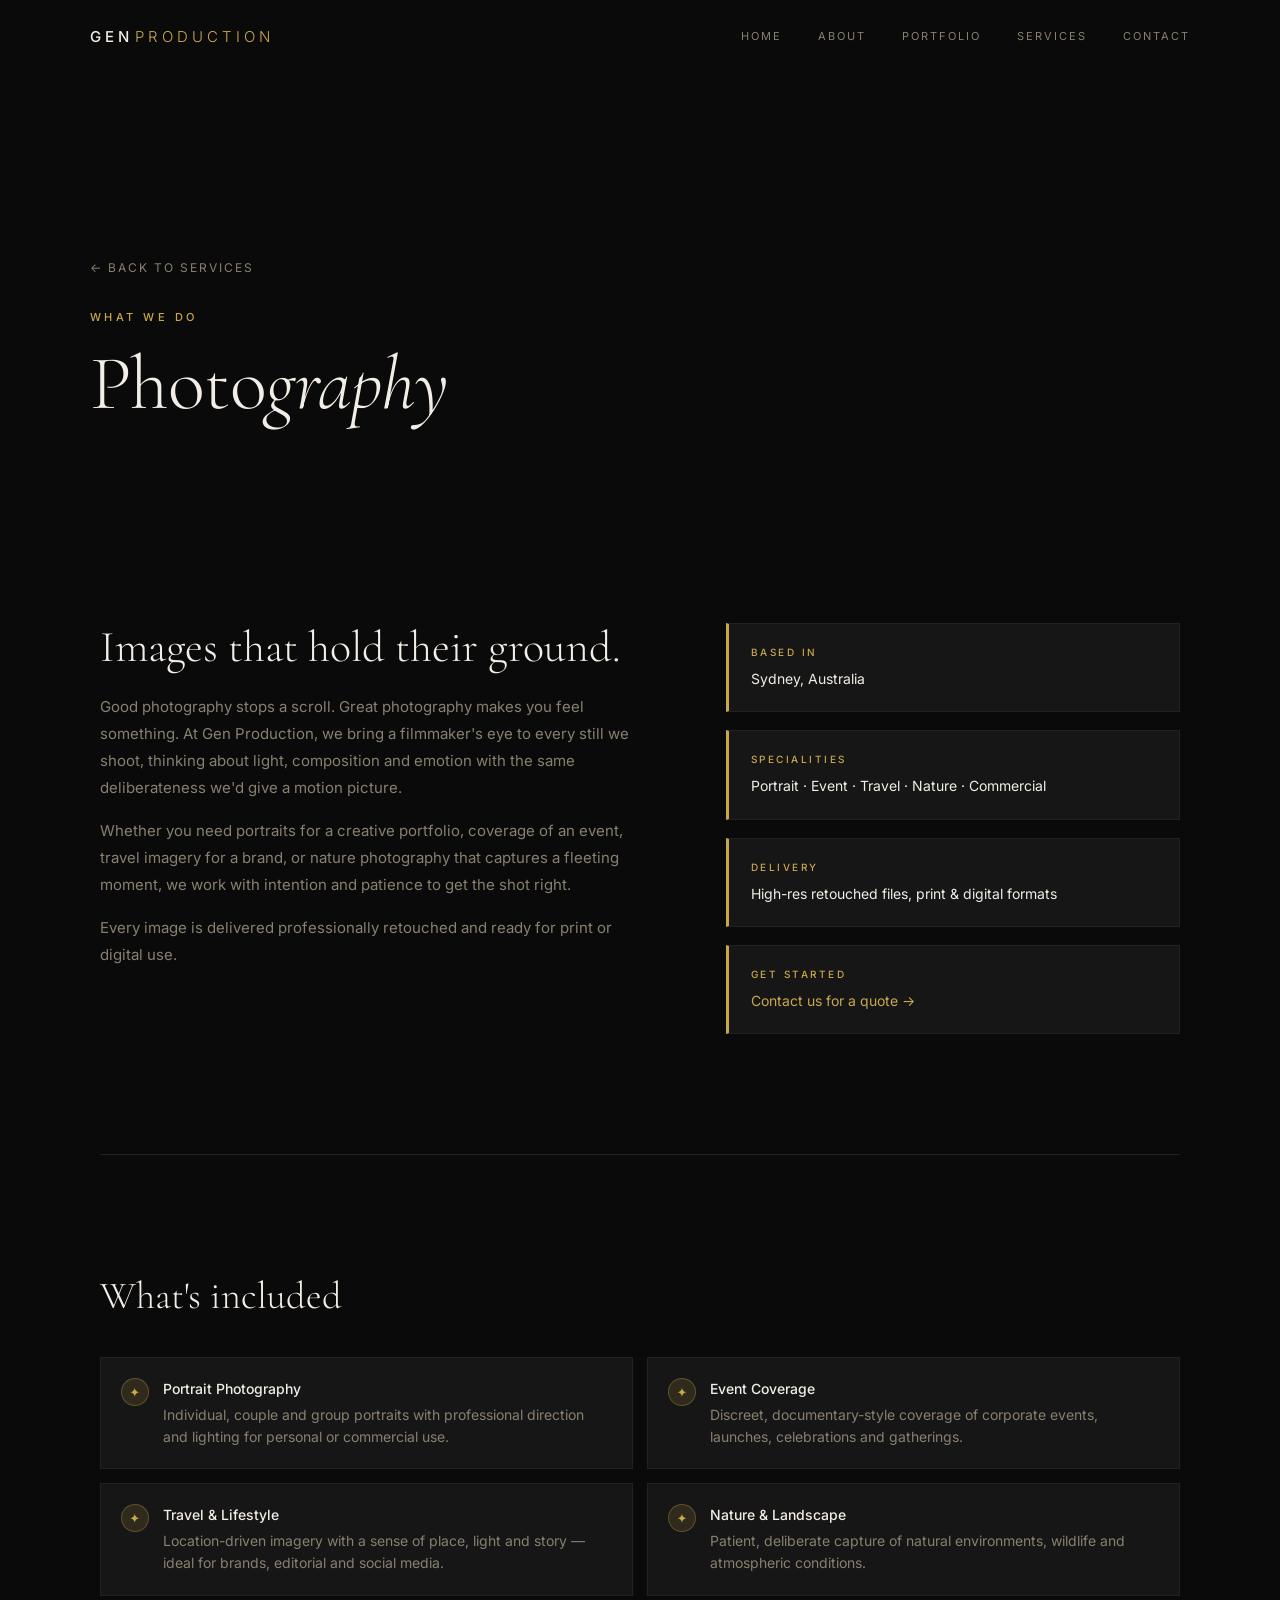
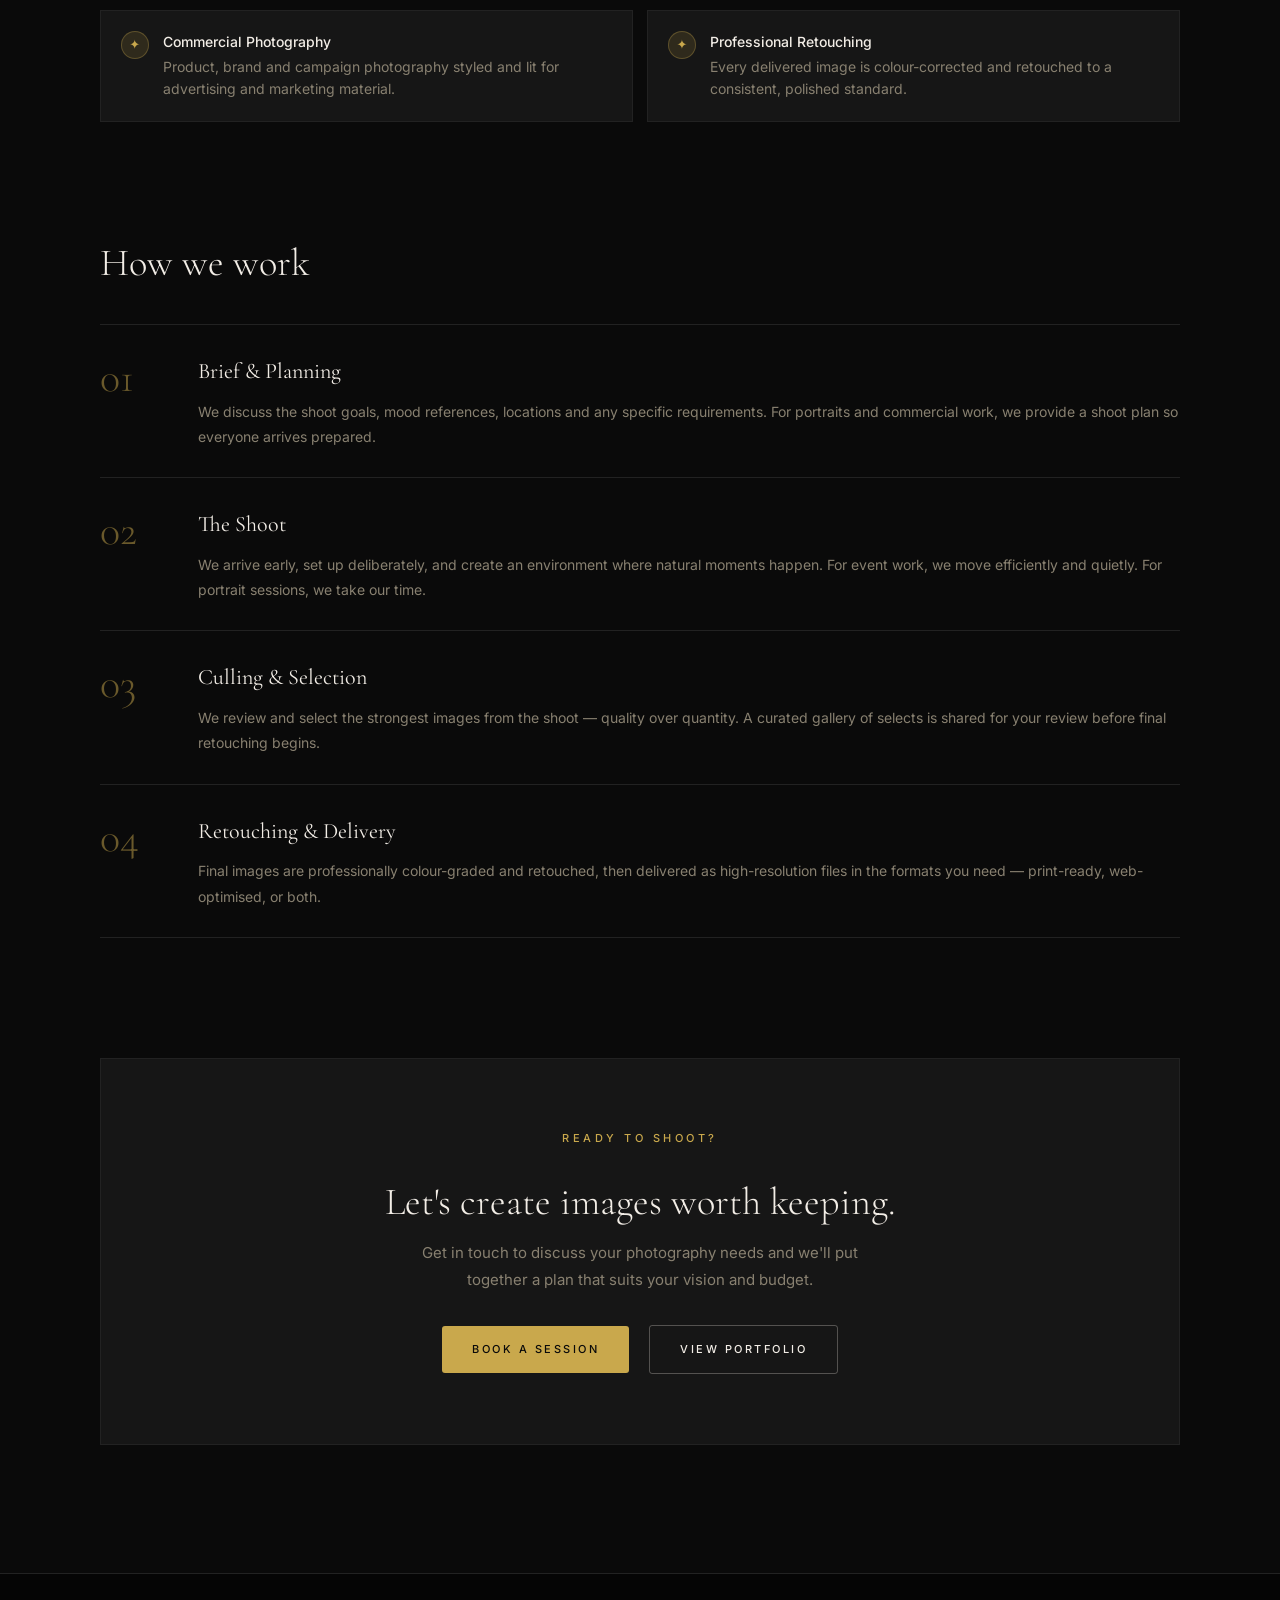
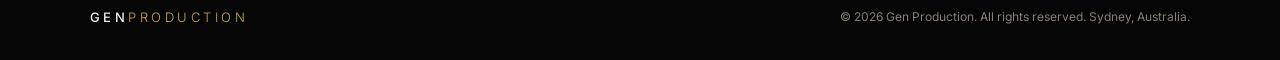
<file: services/photography.html>
<!DOCTYPE html>
<html lang="en">
<head>
  <meta charset="UTF-8" />
  <meta name="viewport" content="width=device-width, initial-scale=1.0" />
  <title>Photography — Gen Production</title>
  <meta name="description" content="Gen Production offers cinematic portrait, event, travel and commercial photography in Sydney." />
  <link rel="preconnect" href="https://fonts.googleapis.com" />
  <link rel="preconnect" href="https://fonts.gstatic.com" crossorigin />
  <link href="https://fonts.googleapis.com/css2?family=Cormorant+Garamond:ital,wght@0,300;0,400;0,600;1,300;1,400&family=Inter:wght@300;400;500&display=swap" rel="stylesheet" />
  <link rel="stylesheet" href="../assets/style.css" />
</head>
<body>

  <header class="site-header" id="site-header">
    <a href="../index.html" class="logo">GEN<span>PRODUCTION</span></a>
    <button class="menu-toggle" aria-label="Open menu" aria-expanded="false">
      <span></span><span></span><span></span>
    </button>
    <nav class="nav" id="nav">
      <a href="../index.html#home">Home</a>
      <a href="../index.html#about">About</a>
      <a href="../index.html#portfolio">Portfolio</a>
      <a href="../index.html#services">Services</a>
      <a href="../index.html#contact">Contact</a>
    </nav>
  </header>

  <main>

    <!-- HERO -->
    <section class="sp-hero">
      <div class="sp-hero-bg" style="background-image: url('https://images.unsplash.com/photo-1492691527719-9d1e07e534b4?auto=format&fit=crop&w=1800&q=80');"></div>
      <div class="sp-hero-overlay"></div>
      <div class="sp-hero-content reveal-up">
        <a href="../index.html#services" class="sp-back">← Back to Services</a>
        <p class="eyebrow">What We Do</p>
        <h1>Photo<em>graphy</em></h1>
      </div>
    </section>

    <div class="sp-body">

      <!-- INTRO -->
      <div class="sp-intro">
        <div class="sp-intro-text reveal-up">
          <h2>Images that hold their ground.</h2>
          <p>Good photography stops a scroll. Great photography makes you feel something. At Gen Production, we bring a filmmaker's eye to every still we shoot, thinking about light, composition and emotion with the same deliberateness we'd give a motion picture.</p>
          <p>Whether you need portraits for a creative portfolio, coverage of an event, travel imagery for a brand, or nature photography that captures a fleeting moment, we work with intention and patience to get the shot right.</p>
          <p>Every image is delivered professionally retouched and ready for print or digital use.</p>
        </div>
        <div class="sp-meta reveal-up" style="--d:150ms">
          <div class="sp-meta-item">
            <div class="sp-meta-label">Based In</div>
            <div class="sp-meta-value">Sydney, Australia</div>
          </div>
          <div class="sp-meta-item">
            <div class="sp-meta-label">Specialities</div>
            <div class="sp-meta-value">Portrait · Event · Travel · Nature · Commercial</div>
          </div>
          <div class="sp-meta-item">
            <div class="sp-meta-label">Delivery</div>
            <div class="sp-meta-value">High-res retouched files, print & digital formats</div>
          </div>
          <div class="sp-meta-item">
            <div class="sp-meta-label">Get Started</div>
            <div class="sp-meta-value"><a href="../index.html#contact" style="color:var(--gold)">Contact us for a quote →</a></div>
          </div>
        </div>
      </div>

      <!-- WHAT'S INCLUDED -->
      <div class="sp-what reveal-up">
        <h2>What's included</h2>
        <div class="sp-checklist">
          <div class="sp-check">
            <div class="sp-check-icon">✦</div>
            <div class="sp-check-text"><strong>Portrait Photography</strong>Individual, couple and group portraits with professional direction and lighting for personal or commercial use.</div>
          </div>
          <div class="sp-check">
            <div class="sp-check-icon">✦</div>
            <div class="sp-check-text"><strong>Event Coverage</strong>Discreet, documentary-style coverage of corporate events, launches, celebrations and gatherings.</div>
          </div>
          <div class="sp-check">
            <div class="sp-check-icon">✦</div>
            <div class="sp-check-text"><strong>Travel & Lifestyle</strong>Location-driven imagery with a sense of place, light and story — ideal for brands, editorial and social media.</div>
          </div>
          <div class="sp-check">
            <div class="sp-check-icon">✦</div>
            <div class="sp-check-text"><strong>Nature & Landscape</strong>Patient, deliberate capture of natural environments, wildlife and atmospheric conditions.</div>
          </div>
          <div class="sp-check">
            <div class="sp-check-icon">✦</div>
            <div class="sp-check-text"><strong>Commercial Photography</strong>Product, brand and campaign photography styled and lit for advertising and marketing material.</div>
          </div>
          <div class="sp-check">
            <div class="sp-check-icon">✦</div>
            <div class="sp-check-text"><strong>Professional Retouching</strong>Every delivered image is colour-corrected and retouched to a consistent, polished standard.</div>
          </div>
        </div>
      </div>

      <!-- PROCESS -->
      <div class="sp-process reveal-up">
        <h2>How we work</h2>
        <div class="sp-steps">
          <div class="sp-step">
            <div class="sp-step-num">01</div>
            <div class="sp-step-body">
              <h4>Brief & Planning</h4>
              <p>We discuss the shoot goals, mood references, locations and any specific requirements. For portraits and commercial work, we provide a shoot plan so everyone arrives prepared.</p>
            </div>
          </div>
          <div class="sp-step">
            <div class="sp-step-num">02</div>
            <div class="sp-step-body">
              <h4>The Shoot</h4>
              <p>We arrive early, set up deliberately, and create an environment where natural moments happen. For event work, we move efficiently and quietly. For portrait sessions, we take our time.</p>
            </div>
          </div>
          <div class="sp-step">
            <div class="sp-step-num">03</div>
            <div class="sp-step-body">
              <h4>Culling & Selection</h4>
              <p>We review and select the strongest images from the shoot — quality over quantity. A curated gallery of selects is shared for your review before final retouching begins.</p>
            </div>
          </div>
          <div class="sp-step">
            <div class="sp-step-num">04</div>
            <div class="sp-step-body">
              <h4>Retouching & Delivery</h4>
              <p>Final images are professionally colour-graded and retouched, then delivered as high-resolution files in the formats you need — print-ready, web-optimised, or both.</p>
            </div>
          </div>
        </div>
      </div>

      <!-- CTA -->
      <div class="sp-cta reveal-up">
        <p class="eyebrow">Ready to shoot?</p>
        <h2>Let's create images worth keeping.</h2>
        <p>Get in touch to discuss your photography needs and we'll put together a plan that suits your vision and budget.</p>
        <a href="../index.html#contact" class="btn primary">Book a Session</a>
        <a href="../portfolio/photography.html" class="btn ghost">View Portfolio</a>
      </div>

    </div>
  </main>

  <footer class="site-footer">
    <div class="footer-inner">
      <a href="../index.html" class="footer-logo">GEN<span>PRODUCTION</span></a>
      <p class="footer-copy">© 2026 Gen Production. All rights reserved. Sydney, Australia.</p>
    </div>
  </footer>

  <script src="../assets/script.js"></script>
</body>
</html>
</file>
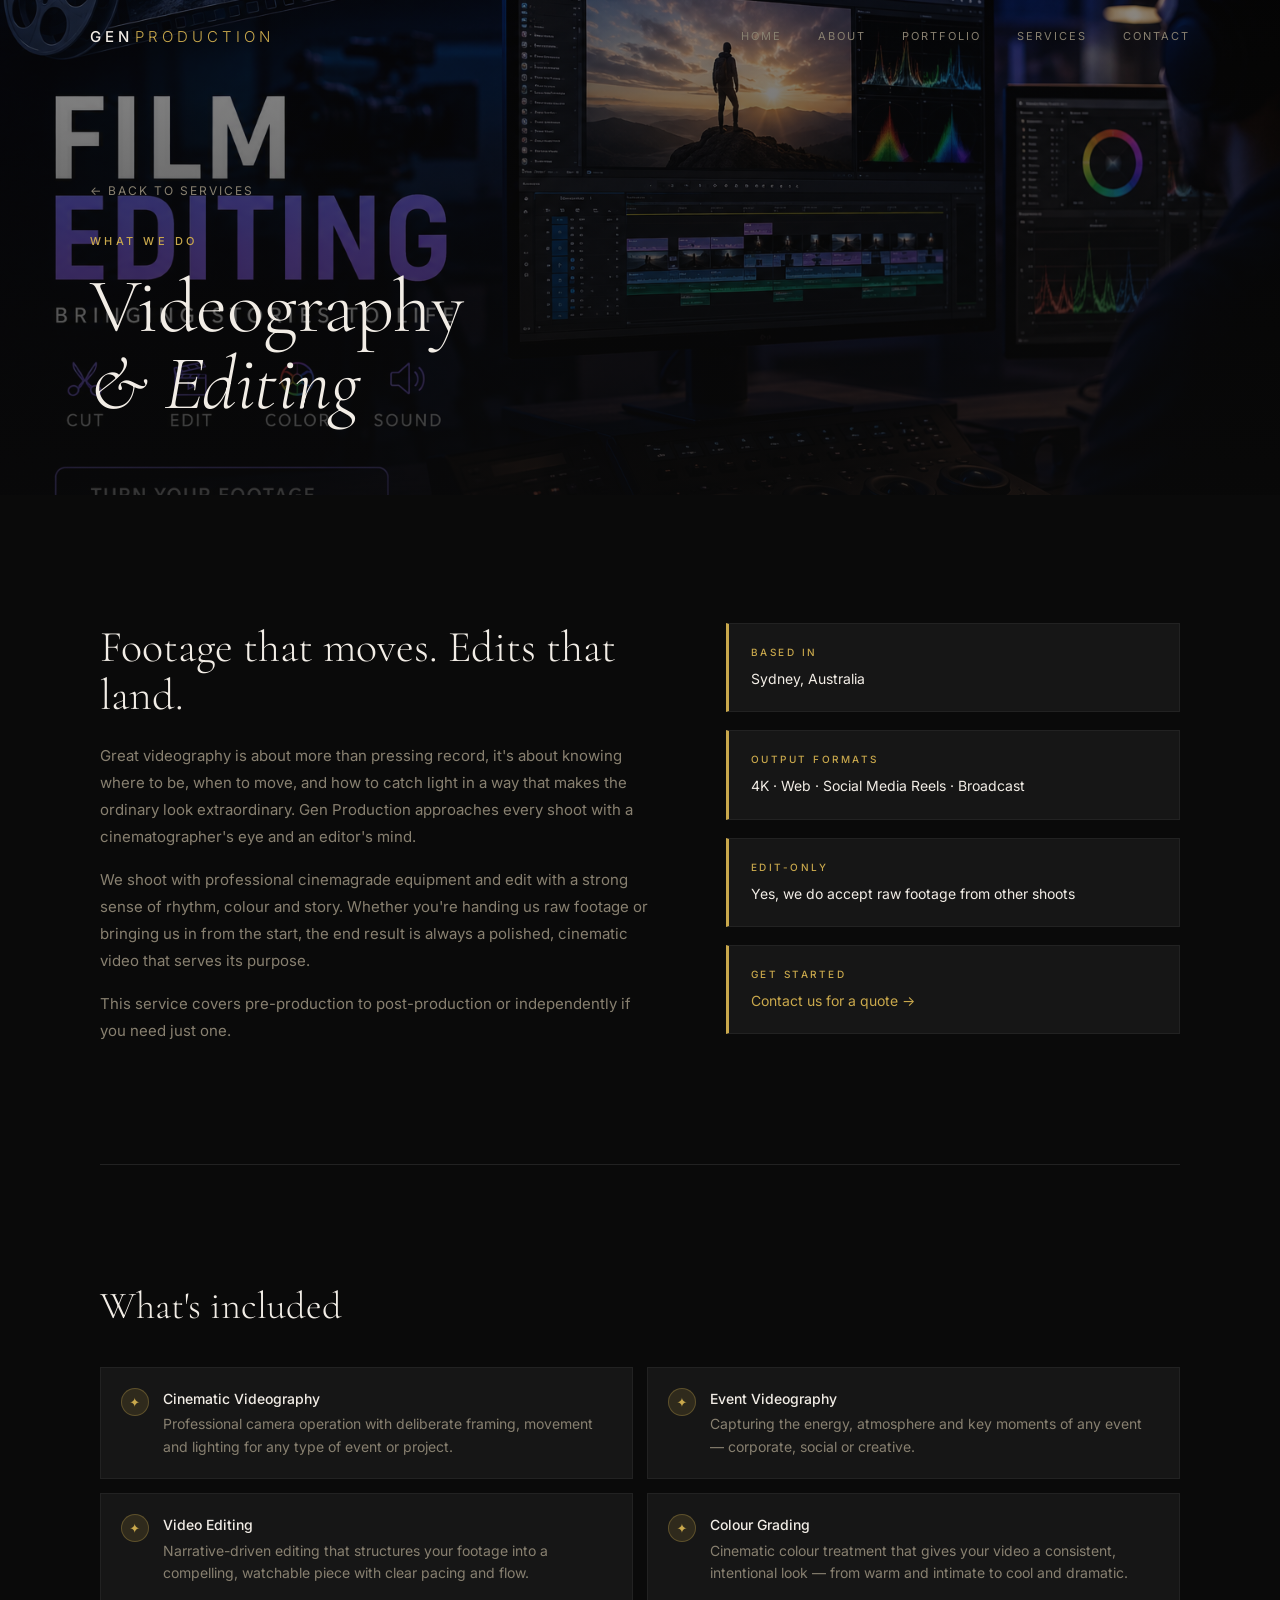
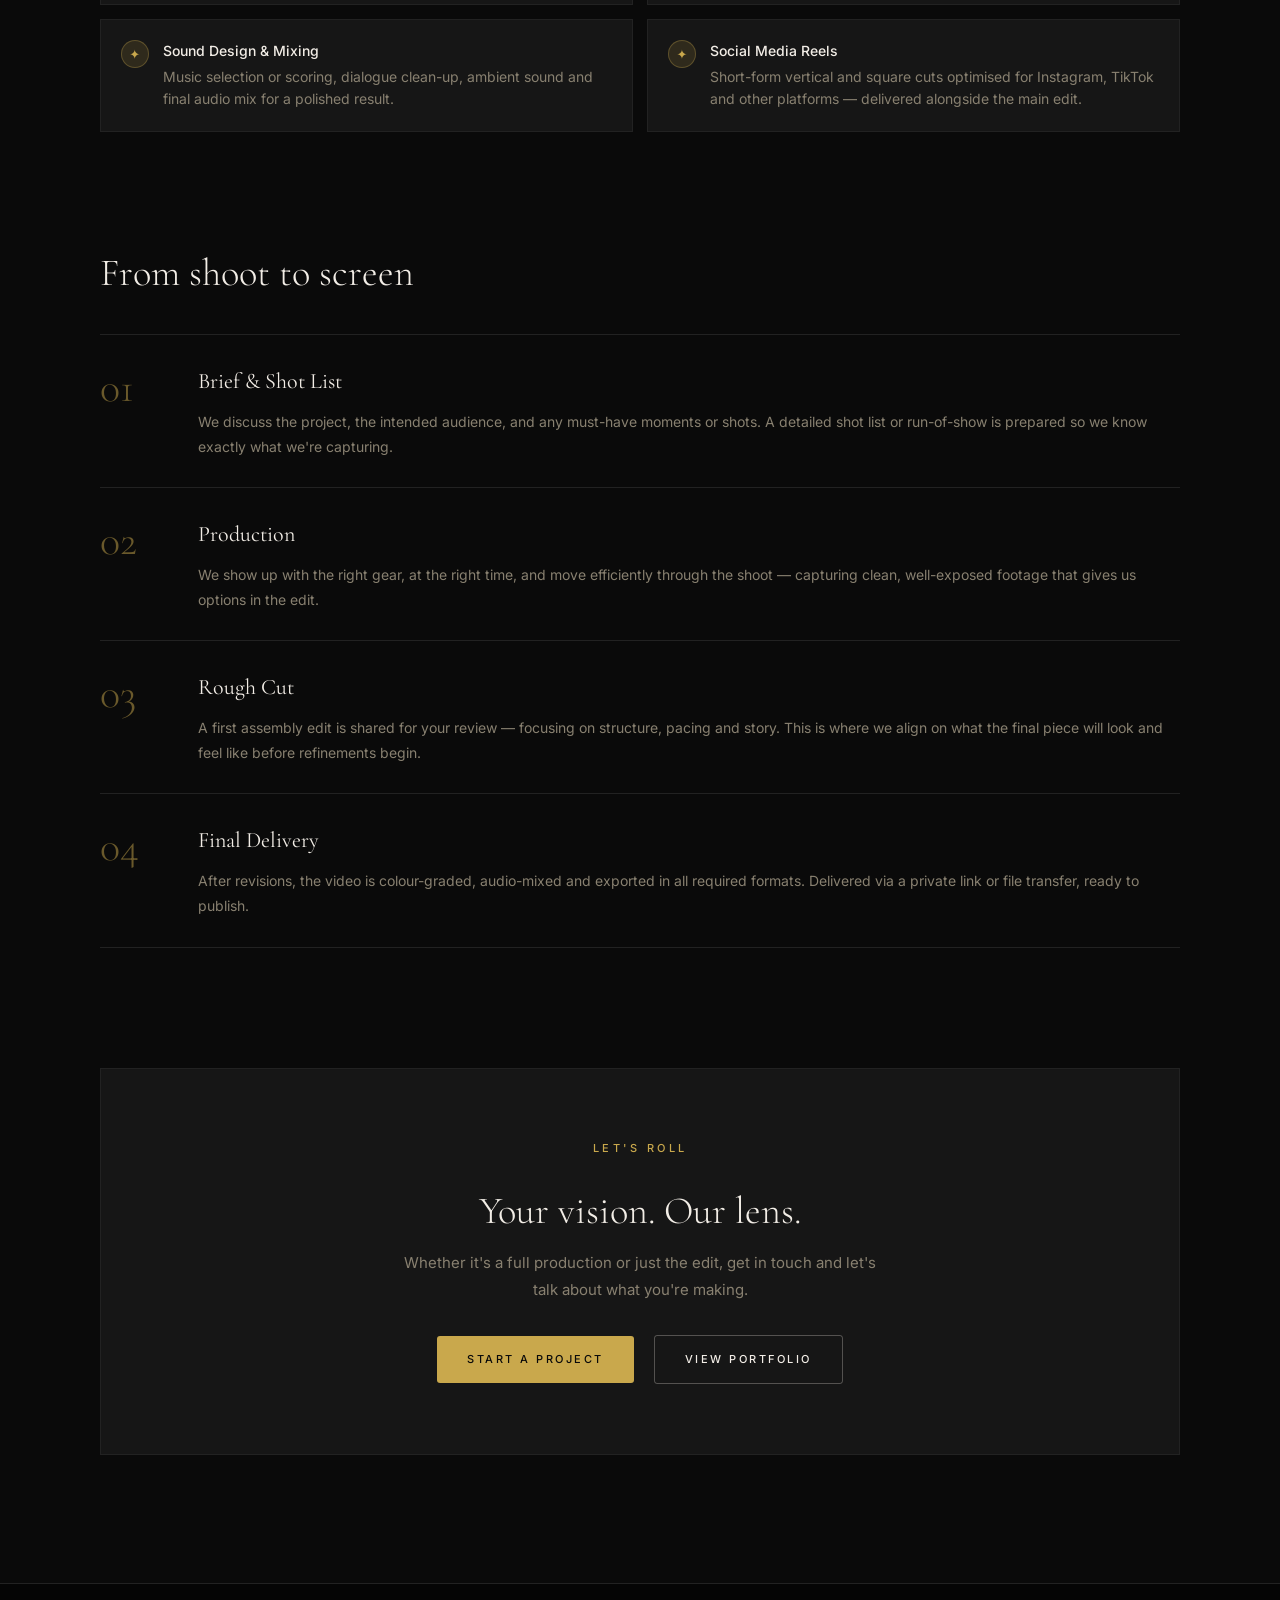
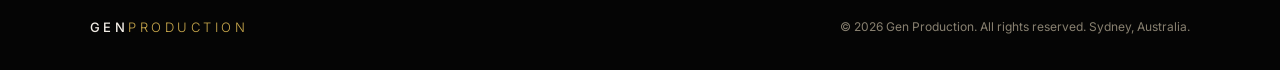
<file: services/videography-editing.html>
<!DOCTYPE html>
<html lang="en">
<head>
  <meta charset="UTF-8" />
  <meta name="viewport" content="width=device-width, initial-scale=1.0" />
  <title>Videography & Editing — Gen Production</title>
  <meta name="description" content="Gen Production provides professional videography and video editing services including cinematic visuals, colour grading and sound design in Sydney." />
  <link rel="preconnect" href="https://fonts.googleapis.com" />
  <link rel="preconnect" href="https://fonts.gstatic.com" crossorigin />
  <link href="https://fonts.googleapis.com/css2?family=Cormorant+Garamond:ital,wght@0,300;0,400;0,600;1,300;1,400&family=Inter:wght@300;400;500&display=swap" rel="stylesheet" />
  <link rel="stylesheet" href="../assets/style.css" />
</head>
<body>

  <header class="site-header" id="site-header">
    <a href="../index.html" class="logo">GEN<span>PRODUCTION</span></a>
    <button class="menu-toggle" aria-label="Open menu" aria-expanded="false">
      <span></span><span></span><span></span>
    </button>
    <nav class="nav" id="nav">
      <a href="../index.html#home">Home</a>
      <a href="../index.html#about">About</a>
      <a href="../index.html#portfolio">Portfolio</a>
      <a href="../index.html#services">Services</a>
      <a href="../index.html#contact">Contact</a>
    </nav>
  </header>

  <main>

    <!-- HERO -->
    <section class="sp-hero">
      <div class="sp-hero-bg" style="background-image: url('../assets/videography-hero.png');"></div>
      <div class="sp-hero-overlay"></div>
      <div class="sp-hero-content reveal-up">
        <a href="../index.html#services" class="sp-back">← Back to Services</a>
        <p class="eyebrow">What We Do</p>
        <h1>Videography<br><em>&amp; Editing</em></h1>
      </div>
    </section>

    <div class="sp-body">

      <!-- INTRO -->
      <div class="sp-intro">
        <div class="sp-intro-text reveal-up">
          <h2>Footage that moves. Edits that land.</h2>
          <p>Great videography is about more than pressing record, it's about knowing where to be, when to move, and how to catch light in a way that makes the ordinary look extraordinary. Gen Production approaches every shoot with a cinematographer's eye and an editor's mind.</p>
          <p>We shoot with professional cinemagrade equipment and edit with a strong sense of rhythm, colour and story. Whether you're handing us raw footage or bringing us in from the start, the end result is always a polished, cinematic video that serves its purpose.</p>
          <p>This service covers pre-production to  post-production or independently if you need just one.</p>
        </div>
        <div class="sp-meta reveal-up" style="--d:150ms">
          <div class="sp-meta-item">
            <div class="sp-meta-label">Based In</div>
            <div class="sp-meta-value">Sydney, Australia</div>
          </div>
          <div class="sp-meta-item">
            <div class="sp-meta-label">Output Formats</div>
            <div class="sp-meta-value">4K · Web · Social Media Reels · Broadcast</div>
          </div>
          <div class="sp-meta-item">
            <div class="sp-meta-label">Edit-Only</div>
            <div class="sp-meta-value">Yes, we do accept raw footage from other shoots</div>
          </div>
          <div class="sp-meta-item">
            <div class="sp-meta-label">Get Started</div>
            <div class="sp-meta-value"><a href="../index.html#contact" style="color:var(--gold)">Contact us for a quote →</a></div>
          </div>
        </div>
      </div>

      <!-- WHAT'S INCLUDED -->
      <div class="sp-what reveal-up">
        <h2>What's included</h2>
        <div class="sp-checklist">
          <div class="sp-check">
            <div class="sp-check-icon">✦</div>
            <div class="sp-check-text"><strong>Cinematic Videography</strong>Professional camera operation with deliberate framing, movement and lighting for any type of event or project.</div>
          </div>
          <div class="sp-check">
            <div class="sp-check-icon">✦</div>
            <div class="sp-check-text"><strong>Event Videography</strong>Capturing the energy, atmosphere and key moments of any event — corporate, social or creative.</div>
          </div>
          <div class="sp-check">
            <div class="sp-check-icon">✦</div>
            <div class="sp-check-text"><strong>Video Editing</strong>Narrative-driven editing that structures your footage into a compelling, watchable piece with clear pacing and flow.</div>
          </div>
          <div class="sp-check">
            <div class="sp-check-icon">✦</div>
            <div class="sp-check-text"><strong>Colour Grading</strong>Cinematic colour treatment that gives your video a consistent, intentional look — from warm and intimate to cool and dramatic.</div>
          </div>
          <div class="sp-check">
            <div class="sp-check-icon">✦</div>
            <div class="sp-check-text"><strong>Sound Design & Mixing</strong>Music selection or scoring, dialogue clean-up, ambient sound and final audio mix for a polished result.</div>
          </div>
          <div class="sp-check">
            <div class="sp-check-icon">✦</div>
            <div class="sp-check-text"><strong>Social Media Reels</strong>Short-form vertical and square cuts optimised for Instagram, TikTok and other platforms — delivered alongside the main edit.</div>
          </div>
        </div>
      </div>

      <!-- PROCESS -->
      <div class="sp-process reveal-up">
        <h2>From shoot to screen</h2>
        <div class="sp-steps">
          <div class="sp-step">
            <div class="sp-step-num">01</div>
            <div class="sp-step-body">
              <h4>Brief & Shot List</h4>
              <p>We discuss the project, the intended audience, and any must-have moments or shots. A detailed shot list or run-of-show is prepared so we know exactly what we're capturing.</p>
            </div>
          </div>
          <div class="sp-step">
            <div class="sp-step-num">02</div>
            <div class="sp-step-body">
              <h4>Production</h4>
              <p>We show up with the right gear, at the right time, and move efficiently through the shoot — capturing clean, well-exposed footage that gives us options in the edit.</p>
            </div>
          </div>
          <div class="sp-step">
            <div class="sp-step-num">03</div>
            <div class="sp-step-body">
              <h4>Rough Cut</h4>
              <p>A first assembly edit is shared for your review — focusing on structure, pacing and story. This is where we align on what the final piece will look and feel like before refinements begin.</p>
            </div>
          </div>
          <div class="sp-step">
            <div class="sp-step-num">04</div>
            <div class="sp-step-body">
              <h4>Final Delivery</h4>
              <p>After revisions, the video is colour-graded, audio-mixed and exported in all required formats. Delivered via a private link or file transfer, ready to publish.</p>
            </div>
          </div>
        </div>
      </div>

      <!-- CTA -->
      <div class="sp-cta reveal-up">
        <p class="eyebrow">Let's roll</p>
        <h2>Your vision. Our lens.</h2>
        <p>Whether it's a full production or just the edit, get in touch and let's talk about what you're making.</p>
        <a href="../index.html#contact" class="btn primary">Start a Project</a>
        <a href="../portfolio/videography-editing.html" class="btn ghost">View Portfolio</a>
      </div>

    </div>
  </main>

  <footer class="site-footer">
    <div class="footer-inner">
      <a href="../index.html" class="footer-logo">GEN<span>PRODUCTION</span></a>
      <p class="footer-copy">© 2026 Gen Production. All rights reserved. Sydney, Australia.</p>
    </div>
  </footer>

  <script src="../assets/script.js"></script>
</body>
</html>
</file>
<file: assets/style.css>
/* ===========================
   GEN PRODUCTION — Style v2
   =========================== */

:root {
  --ink:      #0a0a0a;
  --deep:     #111111;
  --surface:  #161616;
  --edge:     #222222;
  --gold:     #c9a84c;
  --gold-dim: rgba(201,168,76,.14);
  --snow:     #f2ede6;
  --muted:    #888070;
  --faint:    rgba(242,237,230,.06);

  --display: 'Cormorant Garamond', Georgia, serif;
  --body:    'Inter', system-ui, sans-serif;

  --max: 1260px;
  --pad: clamp(28px, 7vw, 96px);
  --radius: 3px;
}

/* RESET */
*, *::before, *::after { box-sizing: border-box; margin: 0; padding: 0; }
html { scroll-behavior: smooth; font-size: 16px; }
body {
  font-family: var(--body);
  background: var(--ink);
  color: var(--snow);
  line-height: 1.72;
  -webkit-font-smoothing: antialiased;
}
a { color: inherit; text-decoration: none; }
img, iframe { display: block; max-width: 100%; }
ul { list-style: none; }

/* ========================
   TYPOGRAPHY
   ======================== */
.eyebrow {
  font-family: var(--body);
  font-size: 11px;
  font-weight: 500;
  letter-spacing: 3.5px;
  text-transform: uppercase;
  color: var(--gold);
  margin-bottom: 18px;
}
h1 {
  font-family: var(--display);
  font-size: clamp(52px, 7.5vw, 100px);
  font-weight: 300;
  line-height: 1.0;
  letter-spacing: -0.5px;
  color: var(--snow);
}
h1 em { font-style: italic; font-weight: 300; }
h2 {
  font-family: var(--display);
  font-size: clamp(36px, 5vw, 64px);
  font-weight: 300;
  line-height: 1.1;
  color: var(--snow);
}
h2 em { font-style: italic; }
h3 {
  font-family: var(--display);
  font-size: 24px;
  font-weight: 400;
  margin-bottom: 8px;
  color: var(--snow);
}
p {
  font-size: 15px;
  color: var(--muted);
  line-height: 1.8;
}

/* ========================
   BUTTONS
   ======================== */
.btn {
  display: inline-block;
  padding: 14px 30px;
  font-family: var(--body);
  font-size: 11px;
  font-weight: 500;
  letter-spacing: 2.5px;
  text-transform: uppercase;
  border-radius: var(--radius);
  transition: all .28s ease;
  cursor: pointer;
  border: none;
}
.btn.primary {
  background: var(--gold);
  color: #0a0a0a;
}
.btn.primary:hover {
  background: #dbbf5a;
  transform: translateY(-2px);
}
.btn.ghost {
  background: transparent;
  color: var(--snow);
  border: 1px solid rgba(242,237,230,.28);
}
.btn.ghost:hover {
  border-color: var(--gold);
  color: var(--gold);
  transform: translateY(-2px);
}
.btn.full-width { width: 100%; text-align: center; }

/* ========================
   HEADER
   ======================== */
.site-header {
  position: fixed;
  top: 0;
  width: 100%;
  z-index: 100;
  padding: 24px var(--pad);
  display: flex;
  justify-content: space-between;
  align-items: center;
  background: rgba(10,10,10,0);
  transition: background .4s ease, padding .3s ease;
}
.site-header.scrolled {
  background: rgba(10,10,10,.9);
  backdrop-filter: blur(18px);
  -webkit-backdrop-filter: blur(18px);
  padding-top: 18px;
  padding-bottom: 18px;
  border-bottom: 1px solid rgba(255,255,255,.06);
}
.logo {
  font-family: var(--body);
  font-size: 15px;
  font-weight: 500;
  letter-spacing: 4px;
  text-transform: uppercase;
  color: var(--snow);
}
.logo span {
  color: var(--gold);
  font-weight: 300;
  margin-left: 2px;
}
.nav {
  display: flex;
  gap: 36px;
  align-items: center;
}
.nav a {
  font-size: 11px;
  font-weight: 400;
  letter-spacing: 2px;
  text-transform: uppercase;
  color: var(--muted);
  transition: color .2s;
}
.nav a:hover { color: var(--snow); }
.menu-toggle {
  display: none;
  flex-direction: column;
  gap: 5px;
  background: none;
  border: none;
  cursor: pointer;
  padding: 4px;
}
.menu-toggle span {
  display: block;
  width: 24px;
  height: 1.5px;
  background: var(--snow);
  transition: all .3s ease;
}

/* ========================
   HERO
   ======================== */
.hero {
  min-height: 100svh;
  position: relative;
  display: flex;
  align-items: flex-end;
  padding: 0 var(--pad) clamp(60px, 10vh, 120px);
  overflow: hidden;
}
.hero-bg {
  position: absolute;
  inset: 0;
  background:
    linear-gradient(to bottom, rgba(10,10,10,.55) 0%, rgba(10,10,10,.25) 40%, rgba(10,10,10,.8) 100%),
    url('hero-clapperboard.png') center / cover no-repeat;
  z-index: 0;
}
.hero-noise {
  position: absolute;
  inset: 0;
  z-index: 1;
  opacity: .025;
  background-image: url("data:image/svg+xml,%3Csvg viewBox='0 0 200 200' xmlns='http://www.w3.org/2000/svg'%3E%3Cfilter id='n'%3E%3CfeTurbulence type='fractalNoise' baseFrequency='0.75' numOctaves='4' stitchTiles='stitch'/%3E%3C/filter%3E%3Crect width='100%25' height='100%25' filter='url(%23n)'/%3E%3C/svg%3E");
  background-size: 200px 200px;
  pointer-events: none;
}
.hero-content {
  position: relative;
  z-index: 3;
  max-width: 820px;
}
.hero-sub {
  font-size: 16px;
  color: rgba(242,237,230,.7);
  max-width: 500px;
  margin-top: 22px;
}
.hero-buttons {
  display: flex;
  gap: 14px;
  margin-top: 36px;
  flex-wrap: wrap;
}
.hero-scroll {
  position: absolute;
  bottom: clamp(30px, 5vh, 55px);
  right: var(--pad);
  z-index: 3;
  display: flex;
  flex-direction: column;
  align-items: center;
  gap: 10px;
}
.scroll-line {
  display: block;
  width: 1px;
  height: 60px;
  background: linear-gradient(to bottom, var(--gold), transparent);
  animation: scroll-pulse 2s ease-in-out infinite;
}
@keyframes scroll-pulse {
  0%, 100% { opacity: 1; transform: scaleY(1); }
  50% { opacity: .4; transform: scaleY(.6); }
}
.scroll-label {
  font-size: 9px;
  letter-spacing: 3px;
  text-transform: uppercase;
  color: var(--muted);
  writing-mode: vertical-rl;
}

/* ========================
   ABOUT
   ======================== */
.about-section {
  padding: clamp(80px, 12vw, 160px) var(--pad);
  display: grid;
  grid-template-columns: 1.3fr 0.9fr;
  gap: 80px;
  align-items: start;
  max-width: var(--max);
  margin: 0 auto;
}
.about-text h2 { margin-bottom: 28px; }
.about-text p + p { margin-top: 18px; }
.sidebar-card {
  background: var(--surface);
  border: 1px solid var(--edge);
  padding: 30px;
  margin-bottom: 20px;
}
.sidebar-card h3 {
  font-size: 13px;
  font-family: var(--body);
  font-weight: 500;
  letter-spacing: 2px;
  text-transform: uppercase;
  color: var(--gold);
  margin-bottom: 20px;
}
.sidebar-card-logo {
  display: flex;
  align-items: center;
  justify-content: center;
  padding: 46px 30px;
}
.sidebar-logo-full {
  width: 100%;
  max-width: 220px;
  height: auto;
  border-radius: 4px;
}
.sidebar-card li {
  font-size: 14px;
  color: var(--muted);
  padding: 11px 0;
  border-bottom: 1px solid var(--faint);
  display: flex;
  align-items: center;
  gap: 10px;
}
.sidebar-card li::before {
  content: '';
  display: block;
  width: 4px;
  height: 4px;
  border-radius: 50%;
  background: var(--gold);
  flex-shrink: 0;
}
.sidebar-card li:last-child { border-bottom: none; }
.sidebar-stat {
  padding: 24px;
  background: var(--gold-dim);
  border: 1px solid rgba(201,168,76,.25);
}
.stat-number {
  display: block;
  font-family: var(--display);
  font-size: 28px;
  font-weight: 400;
  color: var(--gold);
  margin-bottom: 4px;
}
.stat-label {
  font-size: 12px;
  color: var(--muted);
  letter-spacing: 1px;
}

/* ========================
   PORTFOLIO
   ======================== */
.portfolio-section {
  padding: clamp(80px, 12vw, 140px) var(--pad);
  background: var(--deep);
  max-width: 100%;
}
.portfolio-section .section-heading {
  max-width: var(--max);
  margin: 0 auto 50px;
}
.portfolio-grid {
  display: grid;
  grid-template-columns: repeat(4, 1fr);
  grid-template-rows: auto auto;
  gap: 14px;
  max-width: var(--max);
  margin: 0 auto;
}
.work-card {
  overflow: hidden;
  border-radius: var(--radius);
  position: relative;
  display: block;
  cursor: pointer;
}
.work-card.large {
  grid-column: span 2;
  grid-row: span 2;
}
.work-card.wide {
  grid-column: span 2;
}
.work-image {
  width: 100%;
  height: 100%;
  min-height: 280px;
  background-size: cover;
  background-position: center;
  transition: transform .6s ease;
}
.work-card.large .work-image { min-height: 460px; }
.work-card:hover .work-image { transform: scale(1.04); }

/* Video portfolio card */
.work-video {
  width: 100%;
  height: 100%;
  min-height: 280px;
  position: relative;
}
.work-video video {
  width: 100%;
  height: 100%;
  object-fit: cover;
  display: block;
  transition: transform .6s ease;
}
.work-card:hover .work-video video { transform: scale(1.04); }
.work-sound-toggle {
  position: absolute;
  top: 16px;
  right: 16px;
  z-index: 4;
  width: 38px;
  height: 38px;
  border-radius: 50%;
  background: rgba(10,10,10,.55);
  border: 1px solid rgba(242,237,230,.3);
  backdrop-filter: blur(6px);
  display: flex;
  align-items: center;
  justify-content: center;
  color: var(--snow);
  cursor: pointer;
  transition: border-color .2s, background .2s, opacity .2s;
  opacity: 0;
}
.work-card:hover .work-sound-toggle,
.work-sound-toggle.visible { opacity: 1; }
.work-sound-toggle:hover {
  border-color: var(--gold);
  background: rgba(10,10,10,.8);
}
.work-sound-toggle svg { width: 16px; height: 16px; }
.work-sound-toggle .icon-muted { display: block; }
.work-sound-toggle .icon-unmuted { display: none; }
.work-sound-toggle.is-unmuted .icon-muted { display: none; }
.work-sound-toggle.is-unmuted .icon-unmuted { display: block; }
.work-overlay {
  position: absolute;
  inset: 0;
  background: linear-gradient(to top, rgba(10,10,10,.88) 0%, transparent 55%);
  display: flex;
  flex-direction: column;
  justify-content: space-between;
  padding: 20px;
  opacity: 0;
  transition: opacity .35s ease;
}
.work-card:hover .work-overlay { opacity: 1; }
.work-tag {
  align-self: flex-start;
  font-size: 10px;
  font-weight: 500;
  letter-spacing: 2px;
  text-transform: uppercase;
  background: var(--gold);
  color: #0a0a0a;
  padding: 5px 10px;
  border-radius: 2px;
}
.work-info h3 { font-size: 20px; color: var(--snow); margin-bottom: 4px; }
.work-info p { font-size: 13px; color: rgba(242,237,230,.7); }
.work-overlay-link { cursor: pointer; }
.work-view-more {
  display: inline-block;
  margin-top: 10px;
  font-size: 11px;
  font-weight: 500;
  letter-spacing: 1.5px;
  text-transform: uppercase;
  color: var(--gold);
}
.image-one   { background-image: linear-gradient(rgba(0,0,0,.05), rgba(0,0,0,.2)), url('https://images.unsplash.com/photo-1500530855697-b586d89ba3ee?auto=format&fit=crop&w=1200&q=80'); }
.image-two   { background-image: url('https://images.unsplash.com/photo-1492691527719-9d1e07e534b4?auto=format&fit=crop&w=800&q=80'); }
.image-three { background-image: url('https://images.unsplash.com/photo-1516035069371-29a1b244cc32?auto=format&fit=crop&w=800&q=80'); }
.image-four  { background-image: url('https://images.unsplash.com/photo-1536240478700-b869070f9279?auto=format&fit=crop&w=800&q=80'); }

/* ========================
   SERVICES
   ======================== */
.services-section {
  padding: clamp(80px, 12vw, 140px) var(--pad);
  max-width: var(--max);
  margin: 0 auto;
}
.services-section .section-heading { margin-bottom: 50px; }
.services-grid {
  display: grid;
  grid-template-columns: repeat(4, 1fr);
  gap: 1px;
  background: var(--edge);
  border: 1px solid var(--edge);
}
.service-item {
  padding: 38px 30px;
  background: var(--ink);
  transition: background .25s;
}
.service-item:hover { background: var(--surface); }
.service-icon {
  width: 42px;
  height: 42px;
  border: 1px solid var(--edge);
  border-radius: 50%;
  display: flex;
  align-items: center;
  justify-content: center;
  color: var(--gold);
  margin-bottom: 22px;
}
.service-item h3 { margin-bottom: 12px; font-size: 21px; }
.service-item p { font-size: 14px; line-height: 1.75; }

/* ========================
   SHOWREEL
   ======================== */
.showreel-section {
  padding: clamp(80px, 12vw, 140px) var(--pad);
  background:
    linear-gradient(rgba(10,10,10,.82), rgba(10,10,10,.92)),
    url('https://images.unsplash.com/photo-1518929458119-e5bf444c30f4?auto=format&fit=crop&w=1800&q=80') center / cover fixed;
}
.showreel-inner {
  max-width: var(--max);
  margin: 0 auto;
}
.showreel-header { margin-bottom: 36px; }
.showreel-frame {
  width: 100%;
  aspect-ratio: 16 / 9;
  border-radius: 4px;
  overflow: hidden;
  border: 1px solid var(--edge);
  position: relative;
}
.showreel-frame iframe { width: 100%; height: 100%; }
.showreel-sound-toggle {
  top: 20px;
  right: 20px;
  opacity: 1;
}
.showreel-cta { margin-top: 38px; text-align: center; }

/* ========================
   CONTACT
   ======================== */
.contact-section {
  padding: clamp(80px, 12vw, 140px) var(--pad);
  display: grid;
  grid-template-columns: 1fr 1fr;
  gap: 80px;
  align-items: start;
  max-width: var(--max);
  margin: 0 auto;
}
.contact-left h2 { margin-bottom: 20px; }
.contact-left > p { margin-bottom: 38px; }
.contact-links { display: flex; flex-direction: column; gap: 16px; }
.contact-link {
  display: flex;
  align-items: center;
  gap: 14px;
  font-size: 14px;
  color: var(--muted);
  transition: color .2s;
}
.contact-link:hover { color: var(--gold); }
.contact-link-icon {
  width: 36px;
  height: 36px;
  border: 1px solid var(--edge);
  border-radius: 50%;
  display: flex;
  align-items: center;
  justify-content: center;
  color: var(--gold);
  flex-shrink: 0;
  transition: border-color .2s;
}
.contact-link:hover .contact-link-icon { border-color: var(--gold); }

/* Form */
.contact-form {
  background: var(--surface);
  border: 1px solid var(--edge);
  padding: 38px;
  display: flex;
  flex-direction: column;
  gap: 20px;
}
.form-group { display: flex; flex-direction: column; gap: 8px; }
.form-group label {
  font-size: 11px;
  font-weight: 500;
  letter-spacing: 2px;
  text-transform: uppercase;
  color: var(--muted);
}
input, select, textarea {
  width: 100%;
  padding: 13px 16px;
  background: var(--ink);
  color: var(--snow);
  border: 1px solid var(--edge);
  border-radius: var(--radius);
  font-family: var(--body);
  font-size: 14px;
  transition: border-color .2s;
  outline: none;
  -webkit-appearance: none;
}
input::placeholder, textarea::placeholder { color: rgba(136,128,112,.5); }
input:focus, select:focus, textarea:focus { border-color: var(--gold); }
select { cursor: pointer; }
textarea { min-height: 120px; resize: vertical; }

/* ========================
   FOOTER
   ======================== */
.site-footer {
  background: #050505;
  border-top: 1px solid var(--edge);
  padding: 32px var(--pad);
}
.footer-inner {
  max-width: var(--max);
  margin: 0 auto;
  display: flex;
  justify-content: space-between;
  align-items: center;
  flex-wrap: wrap;
  gap: 14px;
}
.footer-logo {
  font-family: var(--body);
  font-size: 13px;
  font-weight: 500;
  letter-spacing: 3.5px;
  text-transform: uppercase;
  color: var(--snow);
}
.footer-logo span { color: var(--gold); font-weight: 300; }
.footer-copy { font-size: 12px; color: var(--muted); }

/* ========================
   ANIMATIONS
   ======================== */
.reveal-up {
  opacity: 0;
  transform: translateY(28px);
  transition: opacity .75s ease calc(var(--d, 0ms)), transform .75s ease calc(var(--d, 0ms));
}
.reveal-up.visible {
  opacity: 1;
  transform: translateY(0);
}
@media (prefers-reduced-motion: reduce) {
  .reveal-up { opacity: 1; transform: none; transition: none; }
  .scroll-line { animation: none; }
}

/* ========================
   RESPONSIVE
   ======================== */
@media (max-width: 1060px) {
  .services-grid { grid-template-columns: 1fr 1fr; }
  .portfolio-grid { grid-template-columns: 1fr 1fr; }
  .work-card.large { grid-column: span 2; grid-row: auto; }
  .work-card.wide { grid-column: span 2; }
}

@media (max-width: 820px) {
  .about-section { grid-template-columns: 1fr; gap: 50px; }
  .contact-section { grid-template-columns: 1fr; gap: 50px; }
}

@media (max-width: 700px) {
  .menu-toggle { display: flex; }
  .nav {
    position: absolute;
    top: 68px;
    left: 0;
    right: 0;
    flex-direction: column;
    background: rgba(10,10,10,.97);
    backdrop-filter: blur(18px);
    padding: 28px var(--pad);
    gap: 24px;
    border-bottom: 1px solid var(--edge);
    transform: translateY(-10px);
    opacity: 0;
    pointer-events: none;
    transition: all .3s ease;
  }
  .nav.open {
    transform: translateY(0);
    opacity: 1;
    pointer-events: auto;
  }
  .nav a { font-size: 13px; letter-spacing: 2.5px; }
  .hero { align-items: flex-end; padding-bottom: 80px; }
  .hero-scroll { display: none; }
  .portfolio-grid { grid-template-columns: 1fr; }
  .work-card.large { grid-column: auto; }
  .work-card.wide { grid-column: auto; }
  .services-grid { grid-template-columns: 1fr; }
  .contact-form { padding: 26px; }
  .footer-inner { flex-direction: column; text-align: center; }
  .menu-toggle.active span:nth-child(1) { transform: translateY(6.5px) rotate(45deg); }
  .menu-toggle.active span:nth-child(2) { opacity: 0; }
  .menu-toggle.active span:nth-child(3) { transform: translateY(-6.5px) rotate(-45deg); }
}

/* ========================
   SERVICE CARDS — LINKED
   ======================== */
.service-item {
  text-decoration: none;
  display: block;
  cursor: pointer;
  position: relative;
}
.service-item:hover {
  background: var(--surface);
  border-color: rgba(201,168,76,.35);
}
.service-item:hover .service-icon {
  border-color: var(--gold);
  background: var(--gold-dim);
}
.service-arrow {
  display: inline-block;
  margin-top: 22px;
  font-size: 11px;
  font-weight: 500;
  letter-spacing: 1.5px;
  color: var(--gold);
  text-transform: uppercase;
  opacity: 0;
  transform: translateX(-6px);
  transition: opacity .25s, transform .25s;
}
.service-item:hover .service-arrow {
  opacity: 1;
  transform: translateX(0);
}

/* ========================
   SERVICE DETAIL PAGES
   ======================== */
.sp-hero {
  min-height: 55vh;
  display: flex;
  align-items: flex-end;
  padding: 0 var(--pad) clamp(50px, 8vh, 90px);
  position: relative;
  overflow: hidden;
}
.sp-hero-bg {
  position: absolute;
  inset: 0;
  background-size: cover;
  background-position: center;
  z-index: 0;
  transition: transform 8s ease;
}
.sp-hero:hover .sp-hero-bg { transform: scale(1.03); }
.sp-hero-overlay {
  position: absolute;
  inset: 0;
  background: linear-gradient(to bottom, rgba(10,10,10,.45) 0%, rgba(10,10,10,.82) 100%);
  z-index: 1;
}
.sp-hero-content {
  position: relative;
  z-index: 2;
  max-width: 780px;
}
.sp-hero-content h1 { font-size: clamp(42px, 6vw, 80px); }

.sp-body {
  padding: clamp(70px, 10vw, 130px) var(--pad);
  max-width: var(--max);
  margin: 0 auto;
}
.sp-intro {
  display: grid;
  grid-template-columns: 1.1fr 0.9fr;
  gap: 70px;
  align-items: start;
  margin-bottom: clamp(70px, 10vw, 120px);
  padding-bottom: clamp(70px, 10vw, 120px);
  border-bottom: 1px solid var(--edge);
}
.sp-intro-text h2 { margin-bottom: 22px; font-size: clamp(28px, 3.5vw, 44px); }
.sp-intro-text p + p { margin-top: 16px; }
.sp-meta { display: flex; flex-direction: column; gap: 18px; }
.sp-meta-item {
  padding: 20px 22px;
  background: var(--surface);
  border: 1px solid var(--edge);
  border-left: 3px solid var(--gold);
}
.sp-meta-label {
  font-size: 10px;
  font-weight: 500;
  letter-spacing: 2.5px;
  text-transform: uppercase;
  color: var(--gold);
  margin-bottom: 6px;
}
.sp-meta-value {
  font-size: 14px;
  color: var(--snow);
}

.sp-what {
  margin-bottom: clamp(70px, 10vw, 120px);
}
.sp-what h2 { margin-bottom: 40px; font-size: clamp(26px, 3vw, 40px); }
.sp-checklist {
  display: grid;
  grid-template-columns: 1fr 1fr;
  gap: 14px;
}
.sp-check {
  display: flex;
  align-items: flex-start;
  gap: 14px;
  padding: 20px;
  background: var(--surface);
  border: 1px solid var(--edge);
}
.sp-check-icon {
  width: 28px;
  height: 28px;
  border-radius: 50%;
  background: var(--gold-dim);
  border: 1px solid rgba(201,168,76,.3);
  display: flex;
  align-items: center;
  justify-content: center;
  flex-shrink: 0;
  color: var(--gold);
  font-size: 13px;
}
.sp-check-text { font-size: 14px; color: var(--muted); line-height: 1.6; }
.sp-check-text strong { display: block; font-size: 14px; color: var(--snow); font-weight: 500; margin-bottom: 3px; }

.sp-process { margin-bottom: clamp(70px, 10vw, 120px); }
.sp-process h2 { margin-bottom: 40px; font-size: clamp(26px, 3vw, 40px); }
.sp-steps { display: flex; flex-direction: column; gap: 0; }
.sp-step {
  display: grid;
  grid-template-columns: 70px 1fr;
  gap: 28px;
  align-items: start;
  padding: 28px 0;
  border-bottom: 1px solid var(--edge);
}
.sp-step:first-child { border-top: 1px solid var(--edge); }
.sp-step-num {
  font-family: var(--display);
  font-size: 42px;
  font-weight: 300;
  color: var(--gold);
  opacity: .5;
  line-height: 1;
  padding-top: 4px;
}
.sp-step-body h4 {
  font-family: var(--display);
  font-size: 22px;
  font-weight: 400;
  margin-bottom: 8px;
  color: var(--snow);
}
.sp-step-body p { font-size: 14px; }

.sp-cta {
  background: var(--surface);
  border: 1px solid var(--edge);
  padding: clamp(40px, 6vw, 70px);
  text-align: center;
}
.sp-cta h2 { margin-bottom: 16px; font-size: clamp(26px, 3vw, 44px); }
.sp-cta p { margin-bottom: 32px; max-width: 500px; margin-left: auto; margin-right: auto; }
.sp-cta .btn { margin: 0 8px; }

.sp-back {
  display: inline-flex;
  align-items: center;
  gap: 8px;
  font-size: 12px;
  letter-spacing: 2px;
  text-transform: uppercase;
  color: var(--muted);
  margin-bottom: 30px;
  transition: color .2s;
}
.sp-back:hover { color: var(--gold); }

@media (max-width: 820px) {
  .sp-intro { grid-template-columns: 1fr; gap: 40px; }
  .sp-checklist { grid-template-columns: 1fr; }
}
@media (max-width: 600px) {
  .sp-step { grid-template-columns: 50px 1fr; }
}

/* ========================
   PORTFOLIO DETAIL PAGES
   ======================== */
.pf-hero {
  min-height: 42vh;
  display: flex;
  align-items: center;
  padding: clamp(100px, 14vh, 150px) var(--pad) clamp(50px, 7vh, 80px);
  position: relative;
  text-align: center;
  justify-content: center;
  background: radial-gradient(circle at 50% 0%, rgba(201,168,76,.10), transparent 60%), var(--ink);
  border-bottom: 1px solid var(--edge);
}
.pf-hero-content { max-width: 700px; }
.pf-hero-content .eyebrow { justify-content: center; display: flex; }
.pf-hero-content h1 { font-size: clamp(40px, 6vw, 72px); margin-bottom: 16px; }
.pf-hero-content p { font-size: 15px; max-width: 540px; margin: 0 auto; }
.pf-back {
  position: absolute;
  top: 100px;
  left: var(--pad);
  display: inline-flex;
  align-items: center;
  gap: 8px;
  font-size: 12px;
  letter-spacing: 2px;
  text-transform: uppercase;
  color: var(--muted);
  transition: color .2s;
}
.pf-back:hover { color: var(--gold); }

.pf-body {
  padding: clamp(70px, 10vw, 110px) var(--pad);
  max-width: var(--max);
  margin: 0 auto;
}

/* Video grid (Short Film / Brand Content / Videography & Editing) */
.pf-video-grid {
  display: grid;
  grid-template-columns: repeat(3, 1fr);
  gap: 28px;
}
.pf-video-card {
  background: var(--surface);
  border: 1px solid var(--edge);
  border-radius: var(--radius);
  overflow: hidden;
  cursor: pointer;
  transition: border-color .25s, transform .25s;
}
.pf-video-card:hover { border-color: rgba(201,168,76,.4); transform: translateY(-4px); }
.pf-video-thumb {
  position: relative;
  width: 100%;
  aspect-ratio: 16 / 9;
  background-size: cover;
  background-position: center;
  overflow: hidden;
}
.pf-video-thumb::after {
  content: '';
  position: absolute;
  inset: 0;
  background: linear-gradient(to top, rgba(10,10,10,.55), transparent 60%);
}
.pf-play-btn {
  position: absolute;
  top: 50%;
  left: 50%;
  transform: translate(-50%, -50%);
  width: 56px;
  height: 56px;
  border-radius: 50%;
  background: rgba(10,10,10,.55);
  border: 1px solid rgba(242,237,230,.4);
  backdrop-filter: blur(4px);
  display: flex;
  align-items: center;
  justify-content: center;
  color: var(--snow);
  z-index: 2;
  transition: background .25s, border-color .25s, transform .25s;
}
.pf-video-card:hover .pf-play-btn {
  background: var(--gold);
  border-color: var(--gold);
  color: #0a0a0a;
  transform: translate(-50%, -50%) scale(1.08);
}
.pf-play-btn svg { width: 18px; height: 18px; margin-left: 2px; }
.pf-video-info { padding: 22px 22px 26px; }
.pf-video-info h3 { font-size: 19px; margin-bottom: 8px; }
.pf-video-info p { font-size: 13.5px; }

/* Video modal/lightbox */
.pf-modal {
  position: fixed;
  inset: 0;
  z-index: 500;
  display: none;
  align-items: center;
  justify-content: center;
  padding: 24px;
  background: rgba(5,5,5,.92);
  backdrop-filter: blur(6px);
}
.pf-modal.open { display: flex; }
.pf-modal-inner {
  width: 100%;
  max-width: 960px;
  aspect-ratio: 16 / 9;
  position: relative;
  background: #000;
  border: 1px solid var(--edge);
}
.pf-modal-inner iframe { width: 100%; height: 100%; }
.pf-modal-close {
  position: absolute;
  top: -46px;
  right: 0;
  width: 36px;
  height: 36px;
  border-radius: 50%;
  border: 1px solid rgba(242,237,230,.3);
  background: rgba(10,10,10,.6);
  color: var(--snow);
  display: flex;
  align-items: center;
  justify-content: center;
  cursor: pointer;
  transition: border-color .2s;
}
.pf-modal-close:hover { border-color: var(--gold); color: var(--gold); }
.pf-modal-close svg { width: 16px; height: 16px; }

/* Photography categorised sections */
.pf-category {
  margin-bottom: clamp(70px, 10vw, 110px);
}
.pf-category:last-child { margin-bottom: 0; }
.pf-category-head {
  display: flex;
  align-items: baseline;
  justify-content: space-between;
  gap: 20px;
  margin-bottom: 32px;
  padding-bottom: 20px;
  border-bottom: 1px solid var(--edge);
}
.pf-category-head h2 { font-size: clamp(26px, 3.2vw, 38px); }
.pf-category-count { font-size: 12px; letter-spacing: 1.5px; text-transform: uppercase; color: var(--muted); white-space: nowrap; }
.pf-gallery {
  display: grid;
  grid-template-columns: repeat(4, 1fr);
  grid-auto-rows: clamp(210px, 22vw, 310px);
  gap: 14px;
  grid-auto-flow: dense;
}

/* Photography layout controls:
   Normal photo = 1 column
   Wide photo   = 2 columns
   Use the HTML pattern A/B/C to control each row. */
.pf-gallery-item {
  min-height: 100%;
  border-radius: var(--radius);
  overflow: hidden;
  background-size: cover;
  background-position: center;
  position: relative;
}

.pf-gallery-item.pf-wide {
  grid-column: span 2;
}

/* Old class kept so previous code still works */
.pf-gallery-item.span-2 {
  grid-column: span 2;
}

@media (max-width: 1060px) {
  .pf-video-grid { grid-template-columns: 1fr 1fr; }
  .pf-gallery {
    grid-template-columns: repeat(2, 1fr);
    grid-auto-rows: clamp(200px, 34vw, 300px);
  }
  .pf-gallery-item.pf-wide,
  .pf-gallery-item.span-2 { grid-column: span 2; }
}
@media (max-width: 700px) {
  .pf-video-grid { grid-template-columns: 1fr; }
  .pf-back { position: static; margin-bottom: 24px; display: inline-flex; }
  .pf-hero { text-align: left; justify-content: flex-start; padding-top: 90px; }
  .pf-hero-content .eyebrow { justify-content: flex-start; }
  .pf-hero-content p { margin: 0; }
  .pf-category-head { flex-direction: column; align-items: flex-start; gap: 8px; }
  .pf-gallery {
    grid-template-columns: 1fr;
    grid-auto-rows: 360px;
  }
  .pf-gallery-item.pf-wide,
  .pf-gallery-item.span-2 {
    grid-column: span 1;
  }
}
</file>
